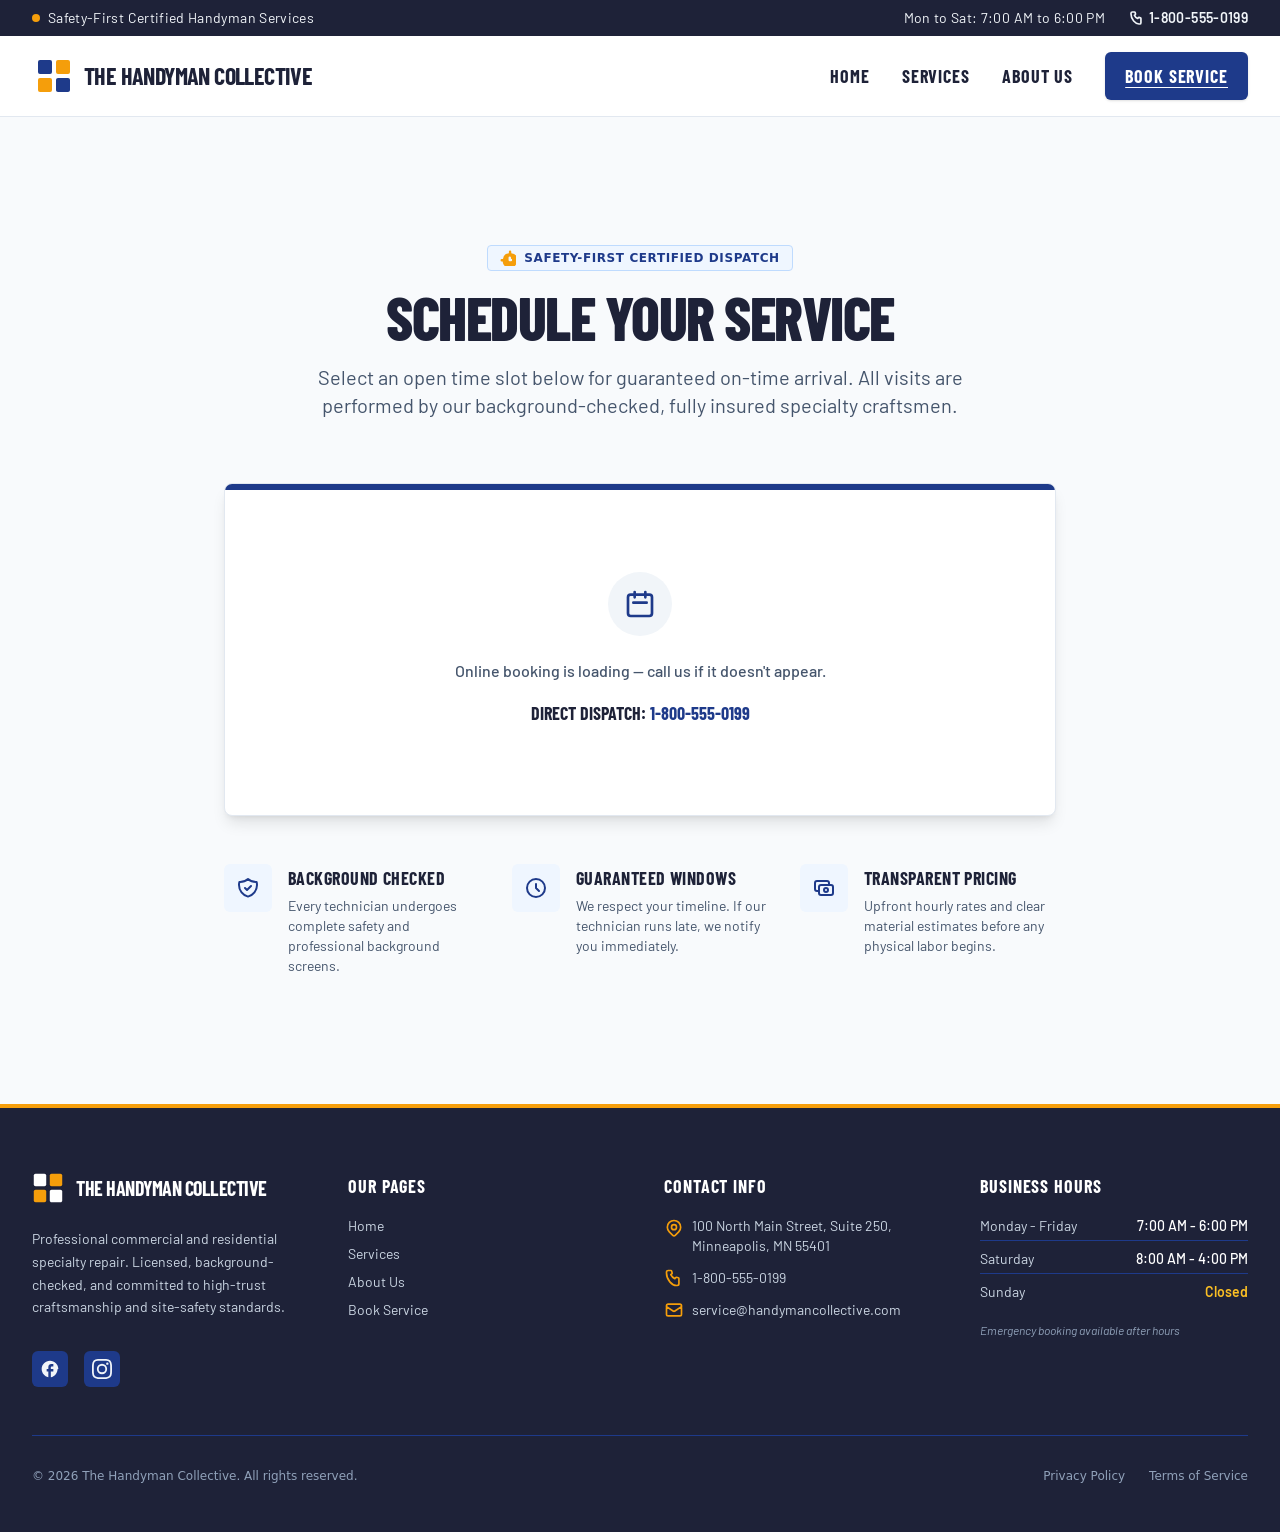
<file: book.html>
<!DOCTYPE html>
<html lang="en">
<head>
<meta charset="utf-8">
<meta name="viewport" content="width=device-width, initial-scale=1">
<title>Book a Professional Handyman | The Handyman Collective</title>
<meta name="description" content="Schedule reliable, background-checked professional handyman services. Choose your time slot for assembly, specialty repairs, and home maintenance.">
<link rel="canonical" href="https://handyman-collective-74a7.sites.tibly.ai/book">
<meta property="og:type" content="website">
<meta property="og:url" content="https://handyman-collective-74a7.sites.tibly.ai/book">
<meta property="og:site_name" content="The Handyman Collective">
<meta property="og:title" content="Book a Professional Handyman | The Handyman Collective">
<meta property="og:description" content="Schedule reliable, background-checked professional handyman services. Choose your time slot for assembly, specialty repairs, and home maintenance.">
<meta name="twitter:card" content="summary_large_image">
<script type="application/ld+json" data-tibly-business>{"@context":"https://schema.org","@type":"GeneralContractor","name":"The Handyman Collective","url":"https://handyman-collective-74a7.sites.tibly.ai/"}</script>
<link rel="icon" href="/favicon.svg" type="image/svg+xml">
<link rel="preconnect" href="https://fonts.googleapis.com">
<link rel="preconnect" href="https://fonts.gstatic.com" crossorigin>
<link href="https://fonts.googleapis.com/css2?family=Barlow+Condensed:ital,wght@0,600;0,700;0,800;1,700&family=Barlow:ital,wght@0,400;0,500;0,600;0,700;1,400&display=swap" rel="stylesheet">
<style>details[open] > *:not(summary){animation:tibly-acc .35s ease}@keyframes tibly-acc{from{opacity:0;transform:translateY(-4px)}}</style>
<style>@media (prefers-reduced-motion:no-preference){.tibly-fx{opacity:0;transform:translateY(24px);transition:opacity .7s ease,transform .7s ease}.tibly-fx.tibly-fx-in{opacity:1;transform:none}}</style>
<script>addEventListener('DOMContentLoaded',function(){if(!('IntersectionObserver' in window))return;var io=new IntersectionObserver(function(es){es.forEach(function(en){if(en.isIntersecting){en.target.classList.add('tibly-fx-in');io.unobserve(en.target)}})},{rootMargin:'0px 0px -8% 0px'});document.querySelectorAll('section[data-block] > *').forEach(function(el){if(el.getBoundingClientRect().top>innerHeight){el.classList.add('tibly-fx');io.observe(el)}})});</script>
<style>.tibly-ba{position:relative;overflow:hidden;--ba:50%;cursor:ew-resize;touch-action:pan-y;user-select:none;-webkit-user-select:none}.tibly-ba>img{display:block;width:100%;height:100%;object-fit:cover}.tibly-ba .tibly-ba-before{position:absolute;inset:0;clip-path:inset(0 calc(100% - var(--ba)) 0 0)}.tibly-ba .tibly-ba-before img{display:block;width:100%;height:100%;object-fit:cover}.tibly-ba::after{content:'';position:absolute;top:0;bottom:0;left:var(--ba);width:2px;margin-left:-1px;background:#fff;box-shadow:0 0 6px rgba(0,0,0,.55);pointer-events:none;z-index:1}.tibly-ba::before{content:'';position:absolute;top:50%;left:var(--ba);width:44px;height:44px;transform:translate(-50%,-50%);border-radius:9999px;background:rgba(0,0,0,.75) url("data:image/svg+xml,%3Csvg%20xmlns='http://www.w3.org/2000/svg'%20viewBox='0%200%2024%2024'%20fill='%23fff'%3E%3Cpath%20d='M9%206l-6%206%206%206zM15%206l6%206-6%206z'/%3E%3C/svg%3E") center/22px 22px no-repeat;border:2px solid #fff;box-shadow:0 2px 8px rgba(0,0,0,.4);pointer-events:none;z-index:1}.tibly-ba input[type=range]{position:absolute;inset:0;width:100%;height:100%;margin:0;opacity:0;pointer-events:none;-webkit-appearance:none;appearance:none;z-index:2}[data-lightbox]{cursor:zoom-in}.tibly-lb{position:fixed;inset:0;z-index:9999;background:rgba(0,0,0,.92);display:flex;align-items:center;justify-content:center;cursor:zoom-out;padding:24px}.tibly-lb img{max-width:100%;max-height:100%;object-fit:contain}</style>
<script>document.addEventListener('input',function(e){var t=e.target;if(!t||t.type!=='range')return;var c=t.closest&&t.closest('.tibly-ba');if(c)c.style.setProperty('--ba',t.value+'%')});document.addEventListener('pointerdown',function(e){var c=e.target.closest&&e.target.closest('.tibly-ba');if(!c||e.button>0)return;e.preventDefault();var inp=c.querySelector('input[type=range]');var set=function(x){var r=c.getBoundingClientRect();if(!r.width)return;var p=Math.max(0,Math.min(100,(x-r.left)*100/r.width));c.style.setProperty('--ba',p+'%');if(inp)inp.value=Math.round(p)};set(e.clientX);var mv=function(ev){set(ev.clientX)};var up=function(){document.removeEventListener('pointermove',mv);document.removeEventListener('pointerup',up);document.removeEventListener('pointercancel',up)};document.addEventListener('pointermove',mv);document.addEventListener('pointerup',up);document.addEventListener('pointercancel',up)});document.addEventListener('click',function(e){var im=e.target.closest&&e.target.closest('[data-lightbox]');if(!im||!(im.currentSrc||im.src))return;e.preventDefault();var o=document.createElement('div');o.className='tibly-lb';var big=document.createElement('img');big.src=im.currentSrc||im.src;big.alt=im.alt||'';o.appendChild(big);o.addEventListener('click',function(){o.remove()});document.addEventListener('keydown',function esc(ev){if(ev.key==='Escape'){o.remove();document.removeEventListener('keydown',esc)}});document.body.appendChild(o)});document.addEventListener('click',function(e){var x=e.target.closest&&e.target.closest('[data-announce-close]');if(!x)return;var b=x.closest('[data-announce]');if(b){b.style.display='none';try{sessionStorage.setItem('tibly-announce','1')}catch(_){}}});addEventListener('DOMContentLoaded',function(){try{if(sessionStorage.getItem('tibly-announce')==='1'){var b=document.querySelector('[data-announce]');if(b)b.style.display='none'}}catch(_){}if('IntersectionObserver' in window&&!matchMedia('(prefers-reduced-motion:reduce)').matches){var els=document.querySelectorAll('[data-count]');if(els.length){var io=new IntersectionObserver(function(es){es.forEach(function(en){if(!en.isIntersecting)return;io.unobserve(en.target);var el=en.target,s=el.textContent||'',m=s.match(/[\d,]*\d(?:\.\d+)?/);if(!m)return;var raw=m[0],num=parseFloat(raw.replace(/,/g,''));if(!isFinite(num))return;var pre=s.slice(0,m.index),post=s.slice(m.index+raw.length),grp=raw.indexOf(',')>=0,dec=(raw.split('.')[1]||'').length,t0=performance.now();requestAnimationFrame(function tick(now){var p=Math.min((now-t0)/1400,1);p=1-Math.pow(1-p,3);var v=(num*p).toFixed(dec);if(grp)v=Number(v).toLocaleString('en-US',{minimumFractionDigits:dec});el.textContent=pre+v+post;if(p<1)requestAnimationFrame(tick)})})},{rootMargin:'0px 0px -10% 0px'});els.forEach(function(el){io.observe(el)})}}var badge=document.querySelector('[data-tibly-open]');if(badge){var src=document.querySelector('[data-tibly-field="hours"]');var txt=(src&&src.textContent||'').toLowerCase();var days=['sun','mon','tue','wed','thu','fri','sat'];var toMin=function(h,mm,ap){h=+h;mm=+(mm||0);if(ap==='pm'&&h!==12)h+=12;if(ap==='am'&&h===12)h=0;return h*60+mm};var spans=[];var re=/(sun|mon|tue|wed|thu|fri|sat|daily|every ?day)[a-z]*\s*(?:[-\u2013\u2014]\s*(sun|mon|tue|wed|thu|fri|sat)[a-z]*)?\s*:?\s*(\d{1,2})(?::(\d{2}))?\s*(am|pm)?\s*[-\u2013\u2014]\s*(\d{1,2})(?::(\d{2}))?\s*(am|pm)?/g,mm;while((mm=re.exec(txt))){var d1=mm[1].slice(0,3),d2=mm[2],ap1=mm[5]||(mm[8]==='pm'&&+mm[3]<=+mm[6]?'am':mm[8]),o=toMin(mm[3],mm[4],ap1),c=toMin(mm[6],mm[7],mm[8]);var from=d1==='dai'||d1==='eve'?0:days.indexOf(d1),to=d2?days.indexOf(d2.slice(0,3)):(d1==='dai'||d1==='eve'?6:from);if(from<0)continue;for(var d=from;;d=(d+1)%7){spans.push([d,o,c]);if(d===to)break}}if(spans.length){var now=new Date(),cur=now.getDay(),min=now.getHours()*60+now.getMinutes();var open=spans.some(function(s){return s[0]===cur&&min>=s[1]&&min<s[2]});badge.textContent=open?(badge.getAttribute('data-open-text')||'Open now'):(badge.getAttribute('data-closed-text')||'Closed now');badge.setAttribute('data-state',open?'open':'closed');badge.hidden=false}}});</script>
<style>header a[aria-current="page"]:not(:has(img,svg)){text-decoration:underline;text-underline-offset:4px;text-decoration-thickness:1px}</style>
<style>#nav-open~[class*="peer-checked:"][class*="fixed"]{min-height:100vh;min-height:100dvh}@media (prefers-reduced-motion:no-preference){label[for="nav-open"] span{transition:transform .3s ease,opacity .2s ease}header:has(#nav-open:checked) label[for="nav-open"]:not([aria-label="Close" i]) span:not(:has(span)):nth-of-type(1){transform:translateY(8px) rotate(45deg)}header:has(#nav-open:checked) label[for="nav-open"]:not([aria-label="Close" i]) span:not(:has(span)):nth-of-type(2){opacity:0}header:has(#nav-open:checked) label[for="nav-open"]:not([aria-label="Close" i]) span:not(:has(span)):nth-of-type(3){transform:translateY(-8px) rotate(-45deg)}#nav-open:checked~[class*="peer-checked:"]{animation:tibly-nav-in .25s ease}#nav-open:checked~[class*="peer-checked:"] label[for="nav-open"]{display:inline-block;animation:tibly-x-in .35s ease}@keyframes tibly-nav-in{from{opacity:0;transform:translateY(10px)}}@keyframes tibly-x-in{from{opacity:0;transform:rotate(-90deg) scale(.6)}}}</style>
<link rel="stylesheet" href="/styles.css?v=f760e5e7">
</head>
<body>
<!-- block:header -->
<header class="relative z-50 bg-surface border-b border-slate-200">
  <!-- Top Utility Bar -->
  <div class="bg-brand-900 text-slate-100 py-2 px-4 sm:px-6 lg:px-8">
    <div class="max-w-7xl mx-auto flex flex-col sm:flex-row justify-between items-center text-xs sm:text-sm font-body tracking-wide gap-2">
      <div class="flex items-center gap-2">
        <span class="w-2 h-2 rounded-full bg-accent-500 animate-pulse"></span>
        <span>Safety-First Certified Handyman Services</span>
      </div>
      <div class="flex items-center gap-6">
        <span class="hidden md:inline" data-tibly-field="hours">Mon to Sat: 7:00 AM to 6:00 PM</span>
        <a href="tel:18005550199" class="hover:text-accent-400 transition-colors font-semibold flex items-center gap-1">
          <svg class="w-4 h-4" fill="none" viewBox="0 0 24 24" stroke="currentColor"><path stroke-linecap="round" stroke-linejoin="round" stroke-width="2.5" d="M3 5a2 2 0 012-2h3.28a1 1 0 01.94.725l.548 2.2a1 1 0 01-.321.988l-1.305.98a10.582 10.582 0 004.872 4.872l.98-1.305a1 1 0 01.988-.321l2.2.548a1 1 0 01.725.94V19a2 2 0 01-2 2h-1C9.716 21 3 14.284 3 6V5z"/></svg>
          <span data-tibly-field="phone">1-800-555-0199</span>
        </a>
      </div>
    </div>
  </div>

  <input type="checkbox" id="nav-open" class="peer sr-only">

  <!-- Main Header Row -->
  <div class="max-w-7xl mx-auto px-4 sm:px-6 lg:px-8">
    <div class="flex justify-between items-center h-20">
      <!-- Logo Mark + Wordmark -->
      <a href="/" class="flex items-center gap-3 group focus:outline-none focus:ring-2 focus:ring-brand-800 rounded-md p-1">
        <svg class="w-9 h-9 text-brand-800 group-hover:text-brand-700 transition-colors" viewBox="0 0 36 36" fill="none" xmlns="http://www.w3.org/2000/svg">
          <rect x="2" y="2" width="14" height="14" rx="2" fill="currentColor" />
          <rect x="20" y="2" width="14" height="14" rx="2" fill="var(--color-accent-500)" />
          <rect x="2" y="20" width="14" height="14" rx="2" fill="var(--color-accent-500)" />
          <path d="M20 22C20 20.8954 20.8954 20 22 20H32C33.1046 20 34 20.8954 34 22V32C34 33.1046 33.1046 34 32 34H22C20.8954 34 20 33.1046 20 32V22Z" fill="currentColor" />
        </svg>
        <span class="font-display text-2xl font-bold uppercase tracking-tight text-brand-900 group-hover:text-brand-800 transition-colors" data-tibly-field="business-name">The Handyman Collective</span>
      </a>

      <!-- Hamburger Menu Label (Mobile Only) -->
      <label for="nav-open" class="md:hidden flex items-center justify-center p-2 rounded-md text-brand-900 hover:bg-slate-100 cursor-pointer focus-within:ring-2 focus-within:ring-brand-800" aria-label="Toggle Menu">
        <svg class="w-7 h-7" fill="none" viewBox="0 0 24 24" stroke="currentColor">
          <path stroke-linecap="round" stroke-linejoin="round" stroke-width="2" d="M4 6h16M4 12h16m-7 6h7" />
        </svg>
      </label>

      <!-- Desktop Navigation -->
      <nav class="hidden md:flex items-center gap-8 font-display text-lg font-bold uppercase tracking-wider text-brand-900">
        <a href="/" class="hover:text-brand-600 relative after:absolute after:bottom-[-4px] after:left-0 after:w-0 hover:after:w-full after:h-[2px] after:bg-brand-600 after:transition-all after:duration-200">Home</a>
        <a href="/services" class="hover:text-brand-600 relative after:absolute after:bottom-[-4px] after:left-0 after:w-0 hover:after:w-full after:h-[2px] after:bg-brand-600 after:transition-all after:duration-200">Services</a>
        <a href="/about" class="hover:text-brand-600 relative after:absolute after:bottom-[-4px] after:left-0 after:w-0 hover:after:w-full after:h-[2px] after:bg-brand-600 after:transition-all after:duration-200">About Us</a>
        <a href="/book" class="inline-flex items-center justify-center px-5 py-2.5 bg-brand-800 hover:bg-brand-700 text-white rounded-md transition-colors shadow-sm" aria-current="page">Book Service</a>
      </nav>
    </div>
  </div>

  <!-- Mobile Full-Screen Overlay Navigation -->
  <div class="hidden peer-checked:flex md:hidden fixed inset-0 z-50 flex-col bg-brand-900 text-white p-6 justify-between">
    <div class="flex justify-between items-center">
      <div class="flex items-center gap-3">
        <svg class="w-9 h-9 text-white" viewBox="0 0 36 36" fill="none" xmlns="http://www.w3.org/2000/svg">
          <rect x="2" y="2" width="14" height="14" rx="2" fill="currentColor" />
          <rect x="20" y="2" width="14" height="14" rx="2" fill="var(--color-accent-500)" />
          <rect x="2" y="20" width="14" height="14" rx="2" fill="var(--color-accent-500)" />
          <path d="M20 22C20 20.8954 20.8954 20 22 20H32C33.1046 20 34 20.8954 34 22V32C34 33.1046 33.1046 34 32 34H22C20.8954 34 20 33.1046 20 32V22Z" fill="currentColor" />
        </svg>
        <span class="font-display text-2xl font-bold uppercase tracking-tight" data-tibly-field="business-name">The Handyman Collective</span>
      </div>
      <label for="nav-open" class="p-2 text-white hover:bg-brand-800 rounded-md cursor-pointer" aria-label="Close">
        <svg class="w-8 h-8" fill="none" viewBox="0 0 24 24" stroke="currentColor">
          <path stroke-linecap="round" stroke-linejoin="round" stroke-width="2" d="M6 18L18 6M6 6l12 12" />
        </svg>
      </label>
    </div>

    <nav class="flex flex-col gap-6 items-center my-auto">
      <a href="/" class="font-display text-3xl font-extrabold uppercase tracking-widest hover:text-accent-400 py-2">Home</a>
      <a href="/services" class="font-display text-3xl font-extrabold uppercase tracking-widest hover:text-accent-400 py-2">Services</a>
      <a href="/about" class="font-display text-3xl font-extrabold uppercase tracking-widest hover:text-accent-400 py-2">About Us</a>
      <a href="/book" class="font-display text-3xl font-extrabold uppercase tracking-widest text-accent-500 hover:text-white py-2" aria-current="page">Book Service</a>
    </nav>

    <div class="border-t border-brand-800 pt-6 text-center text-sm font-body text-slate-300 space-y-2">
      <p class="font-semibold text-white">Call for dispatch:</p>
      <a href="tel:18005550199" class="text-xl font-bold font-display text-accent-400" data-tibly-field="phone">1-800-555-0199</a>
    </div>
  </div>
</header>
<!-- /block:header -->
<!-- block:booking -->
<section class="py-20 lg:py-32 bg-slate-50" data-block="booking">
  <div class="max-w-4xl mx-auto px-4 sm:px-6 lg:px-8">
    
    <!-- Safety Badge & Header Block -->
    <div class="text-center space-y-4 mb-16">
      <div class="inline-flex items-center gap-2 px-3 py-1 bg-brand-50 border border-brand-200 text-brand-800 text-xs font-bold uppercase tracking-wider rounded">
        <svg class="w-4 h-4 text-accent-500" fill="currentColor" viewBox="0 0 20 20">
          <path fill-rule="evenodd" d="M2.166 11.37h1.561a8.003 8.003 0 017.37-7.37V2.167a1.5 1.5 0 013 0v1.833a8.003 8.003 0 017.37 7.37h1.561a1.5 1.5 0 010 3H21.07a8.003 8.003 0 01-7.37 7.37v1.833a1.5 1.5 0 01-3 0v-1.833a8.003 8.003 0 01-7.37-7.37H2.166a1.5 1.5 0 010-3zm11.534-1.87a1.5 1.5 0 10-3 0v3a1.5 1.5 0 001.5 1.5h1.5a1.5 1.5 0 100-3H13.7v-1.5z" clip-rule="evenodd"/>
        </svg>
        <span>Safety-First Certified Dispatch</span>
      </div>
      
      <h1 class="font-display text-4xl sm:text-6xl font-extrabold uppercase tracking-tight text-brand-900">
        Schedule Your Service
      </h1>
      
      <p class="font-body text-slate-600 text-lg sm:text-xl max-w-2xl mx-auto">
        Select an open time slot below for guaranteed on-time arrival. All visits are performed by our background-checked, fully insured specialty craftsmen.
      </p>
    </div>

    <!-- Booking Widget Container Card -->
    <div class="bg-surface border border-slate-200 rounded-lg p-6 sm:p-10 shadow-lg relative overflow-hidden">
      <!-- Decorative Trust Indicator Bar -->
      <div class="absolute top-0 inset-x-0 h-1.5 bg-brand-800"></div>

      <!-- Live Booking Widget Integration -->
      <div data-tibly-booking>
        <div class="text-center py-12 space-y-4">
          <div class="inline-block animate-pulse-soft rounded-full bg-slate-100 p-4">
            <svg class="w-8 h-8 text-brand-800" fill="none" viewBox="0 0 24 24" stroke="currentColor">
              <path stroke-linecap="round" stroke-linejoin="round" stroke-width="2" d="M8 7V3m8 4V3m-9 8h10M5 21h14a2 2 0 002-2V7a2 2 0 00-2-2H5a2 2 0 00-2 2v12a2 2 0 002 2z"/>
            </svg>
          </div>
          <p class="font-body text-slate-600 font-medium">Online booking is loading — call us if it doesn't appear.</p>
          <p class="font-display text-lg font-bold text-brand-900 uppercase">
            Direct Dispatch: <a href="tel:18005550199" class="text-brand-800 hover:text-brand-700 transition-colors" data-tibly-field="phone">1-800-555-0199</a>
          </p>
        </div>
      </div>
    </div>

    <!-- Trust Guard Features -->
    <div class="grid grid-cols-1 md:grid-cols-3 gap-8 mt-12">
      <div class="flex gap-4 items-start">
        <div class="p-3 bg-brand-50 rounded-md text-brand-800 shrink-0">
          <svg class="w-6 h-6" fill="none" viewBox="0 0 24 24" stroke="currentColor">
            <path stroke-linecap="round" stroke-linejoin="round" stroke-width="2" d="M9 12l2 2 4-4m5.618-4.016A11.955 11.955 0 0112 2.944a11.955 11.955 0 01-8.618 3.04A12.02 12.02 0 003 9c0 5.591 3.824 10.29 9 11.622 5.176-1.332 9-6.03 9-11.622 0-1.042-.133-2.052-.382-3.016z"/>
          </svg>
        </div>
        <div>
          <h3 class="font-display text-lg font-bold uppercase tracking-wide text-brand-900">Background Checked</h3>
          <p class="font-body text-sm text-slate-600 mt-1">Every technician undergoes complete safety and professional background screens.</p>
        </div>
      </div>

      <div class="flex gap-4 items-start">
        <div class="p-3 bg-brand-50 rounded-md text-brand-800 shrink-0">
          <svg class="w-6 h-6" fill="none" viewBox="0 0 24 24" stroke="currentColor">
            <path stroke-linecap="round" stroke-linejoin="round" stroke-width="2" d="M12 8v4l3 3m6-3a9 9 0 11-18 0 9 9 0 0118 0z"/>
          </svg>
        </div>
        <div>
          <h3 class="font-display text-lg font-bold uppercase tracking-wide text-brand-900">Guaranteed Windows</h3>
          <p class="font-body text-sm text-slate-600 mt-1">We respect your timeline. If our technician runs late, we notify you immediately.</p>
        </div>
      </div>

      <div class="flex gap-4 items-start">
        <div class="p-3 bg-brand-50 rounded-md text-brand-800 shrink-0">
          <svg class="w-6 h-6" fill="none" viewBox="0 0 24 24" stroke="currentColor">
            <path stroke-linecap="round" stroke-linejoin="round" stroke-width="2" d="M17 9V7a2 2 0 00-2-2H5a2 2 0 00-2 2v6a2 2 0 002 2h2m2 4h10a2 2 0 002-2v-6a2 2 0 00-2-2H9a2 2 0 00-2 2v6a2 2 0 002 2zm7-5a2 2 0 11-4 0 2 2 0 014 0z"/>
          </svg>
        </div>
        <div>
          <h3 class="font-display text-lg font-bold uppercase tracking-wide text-brand-900">Transparent Pricing</h3>
          <p class="font-body text-sm text-slate-600 mt-1">Upfront hourly rates and clear material estimates before any physical labor begins.</p>
        </div>
      </div>
    </div>

  </div>
</section>
<!-- /block:booking -->
<!-- block:footer -->
<footer class="bg-brand-900 text-slate-100 pt-16 pb-24 md:pb-12 border-t-4 border-accent-500">
  <div class="max-w-7xl mx-auto px-4 sm:px-6 lg:px-8">
    <div class="grid grid-cols-1 md:grid-cols-4 gap-12 mb-12">
      <!-- Brand & Mission Column -->
      <div class="space-y-6">
        <div class="flex items-center gap-3">
          <svg class="w-8 h-8 text-white" viewBox="0 0 36 36" fill="none" xmlns="http://www.w3.org/2000/svg">
            <rect x="2" y="2" width="14" height="14" rx="2" fill="currentColor" />
            <rect x="20" y="2" width="14" height="14" rx="2" fill="var(--color-accent-500)" />
            <rect x="2" y="20" width="14" height="14" rx="2" fill="var(--color-accent-500)" />
            <path d="M20 22C20 20.8954 20.8954 20 22 20H32C33.1046 20 34 20.8954 34 22V32C34 33.1046 33.1046 34 32 34H22C20.8954 34 20 33.1046 20 32V22Z" fill="currentColor" />
          </svg>
          <span class="font-display text-xl font-bold uppercase tracking-tight text-white" data-tibly-field="business-name">The Handyman Collective</span>
        </div>
        <p class="font-body text-sm leading-relaxed text-slate-300">
          Professional commercial and residential specialty repair. Licensed, background-checked, and committed to high-trust craftsmanship and site-safety standards.
        </p>
        <div class="pt-2 flex gap-4" data-tibly-field="links">
          <a href="#" class="p-2 rounded-md bg-brand-800 hover:bg-accent-500 hover:text-ink transition-colors" aria-label="Facebook">
            <svg class="w-5 h-5" fill="currentColor" viewBox="0 0 24 24"><path d="M22 12c0-5.52-4.48-10-10-10S2 6.48 2 12c0 4.84 3.44 8.87 8 9.8V15H8v-3h2V9.5C10 7.57 11.57 6 13.5 6H16v3h-2c-.55 0-1 .45-1 1v2h3v3h-3v6.95c4.56-.93 8-4.96 8-9.75z"/></svg>
          </a>
          <a href="#" class="p-2 rounded-md bg-brand-800 hover:bg-accent-500 hover:text-ink transition-colors" aria-label="Instagram">
            <svg class="w-5 h-5" fill="currentColor" viewBox="0 0 24 24"><path d="M12 2.163c3.204 0 3.584.012 4.85.07 3.252.148 4.771 1.691 4.919 4.919.058 1.265.069 1.645.069 4.849 0 3.205-.012 3.584-.069 4.849-.149 3.225-1.664 4.771-4.919 4.919-1.266.058-1.644.07-4.85.07-3.204 0-3.584-.012-4.849-.07-3.26-.149-4.771-1.699-4.919-4.92-.058-1.265-.07-1.644-.07-4.849 0-3.204.013-3.583.07-4.849.149-3.227 1.664-4.771 4.919-4.919 1.266-.057 1.645-.069 4.849-.069zM12 0C8.741 0 8.333.014 7.053.072 2.695.272.273 2.69.073 7.051.014 8.333 0 8.741 0 12c0 3.259.014 3.668.072 4.948.2 4.358 2.618 6.78 6.98 6.98 1.281.058 1.689.072 4.948.072 3.259 0 3.668-.014 4.948-.072 4.354-.2 6.782-2.618 6.979-6.98.059-1.28.073-1.689.073-4.948 0-3.259-.014-3.667-.072-4.947-.196-4.354-2.617-6.78-6.979-6.98C15.668.014 15.259 0 12 0zm0 5.838a6.162 6.162 0 100 12.324 6.162 6.162 0 000-12.324zM12 16a4 4 0 110-8 4 4 0 010 8zm6.406-11.845a1.44 1.44 0 100 2.881 1.44 1.44 0 000-2.881z"/></svg>
          </a>
        </div>
      </div>

      <!-- Quick Navigation Column -->
      <div class="space-y-4">
        <h4 class="font-display text-lg font-bold uppercase tracking-wider text-white">Our Pages</h4>
        <ul class="space-y-2 font-body text-sm text-slate-300">
          <li><a href="/" class="hover:text-accent-400 transition-colors">Home</a></li>
          <li><a href="/services" class="hover:text-accent-400 transition-colors">Services</a></li>
          <li><a href="/about" class="hover:text-accent-400 transition-colors">About Us</a></li>
          <li><a href="/book" class="hover:text-accent-400 transition-colors">Book Service</a></li>
        </ul>
      </div>

      <!-- Contact Details Column -->
      <div class="space-y-4">
        <h4 class="font-display text-lg font-bold uppercase tracking-wider text-white">Contact Info</h4>
        <ul class="space-y-3 font-body text-sm text-slate-300">
          <li class="flex items-start gap-2">
            <svg class="w-5 h-5 text-accent-500 shrink-0 mt-0.5" fill="none" viewBox="0 0 24 24" stroke="currentColor"><path stroke-linecap="round" stroke-linejoin="round" stroke-width="2" d="M17.657 16.657L13.414 20.9a1.998 1.998 0 01-2.827 0l-4.244-4.243a8 8 0 1111.314 0z"/><path stroke-linecap="round" stroke-linejoin="round" stroke-width="2" d="M15 11a3 3 0 11-6 0 3 3 0 016 0z"/></svg>
            <span data-tibly-field="address">100 North Main Street, Suite 250, Minneapolis, MN 55401</span>
          </li>
          <li class="flex items-center gap-2">
            <svg class="w-5 h-5 text-accent-500 shrink-0" fill="none" viewBox="0 0 24 24" stroke="currentColor"><path stroke-linecap="round" stroke-linejoin="round" stroke-width="2" d="M3 5a2 2 0 012-2h3.28a1 1 0 01.94.725l.548 2.2a1 1 0 01-.321.988l-1.305.98a10.582 10.582 0 004.872 4.872l.98-1.305a1 1 0 01.988-.321l2.2.548a1 1 0 01.725.94V19a2 2 0 01-2 2h-1C9.716 21 3 14.284 3 6V5z"/></svg>
            <a href="tel:18005550199" class="hover:text-accent-400 transition-colors" data-tibly-field="phone">1-800-555-0199</a>
          </li>
          <li class="flex items-center gap-2">
            <svg class="w-5 h-5 text-accent-500 shrink-0" fill="none" viewBox="0 0 24 24" stroke="currentColor"><path stroke-linecap="round" stroke-linejoin="round" stroke-width="2" d="M3 8l7.89 5.26a2 2 0 002.22 0L21 8M5 19h14a2 2 0 002-2V7a2 2 0 00-2-2H5a2 2 0 00-2 2v10a2 2 0 002 2z"/></svg>
            <a href="mailto:service@handymancollective.com" class="hover:text-accent-400 transition-colors" data-tibly-field="email">service@handymancollective.com</a>
          </li>
        </ul>
      </div>

      <!-- Business Hours Column -->
      <div class="space-y-4">
        <h4 class="font-display text-lg font-bold uppercase tracking-wider text-white">Business Hours</h4>
        <div class="font-body text-sm text-slate-300 space-y-2">
          <p class="flex justify-between border-b border-brand-800 pb-1">
            <span>Monday - Friday</span>
            <span class="text-white font-medium">7:00 AM - 6:00 PM</span>
          </p>
          <p class="flex justify-between border-b border-brand-800 pb-1">
            <span>Saturday</span>
            <span class="text-white font-medium">8:00 AM - 4:00 PM</span>
          </p>
          <p class="flex justify-between pb-1">
            <span>Sunday</span>
            <span class="text-accent-400 font-semibold">Closed</span>
          </p>
          <p class="text-xs text-slate-400 italic pt-2" data-tibly-field="hours">Emergency booking available after hours</p>
        </div>
      </div>
    </div>

    <!-- Copyright and Credentials -->
    <div class="border-t border-brand-800 pt-8 flex flex-col md:flex-row justify-between items-center text-xs text-slate-400 gap-4">
      <p>&copy; 2026 <span data-tibly-field="business-name">The Handyman Collective</span>. All rights reserved.</p>
      <div class="flex gap-6">
        <a href="#" class="hover:text-white transition-colors">Privacy Policy</a>
        <a href="#" class="hover:text-white transition-colors">Terms of Service</a>
      </div>
    </div>
  </div>

  <!-- Sticky Mobile Call Bar -->
  <div class="md:hidden fixed bottom-0 inset-x-0 z-40 bg-brand-800 border-t-2 border-accent-500 shadow-2xl p-3 flex justify-center">
    <a href="tel:18005550199" class="w-full max-w-sm flex items-center justify-center gap-3 bg-accent-500 text-ink hover:bg-accent-400 font-display text-lg font-bold uppercase tracking-wider py-3 px-6 rounded-md shadow transition-colors" data-tibly-field="phone">
      <svg class="w-5 h-5 shrink-0" fill="none" viewBox="0 0 24 24" stroke="currentColor"><path stroke-linecap="round" stroke-linejoin="round" stroke-width="2.5" d="M3 5a2 2 0 012-2h3.28a1 1 0 01.94.725l.548 2.2a1 1 0 01-.321.988l-1.305.98a10.582 10.582 0 004.872 4.872l.98-1.305a1 1 0 01.988-.321l2.2.548a1 1 0 01.725.94V19a2 2 0 01-2 2h-1C9.716 21 3 14.284 3 6V5z"/></svg>
      <span>Call To Book Now</span>
    </a>
  </div>
</footer>
<!-- /block:footer -->
  <script async src="http://localhost:8091/widget/v1.js"></script>
</body>
</html>
</file>
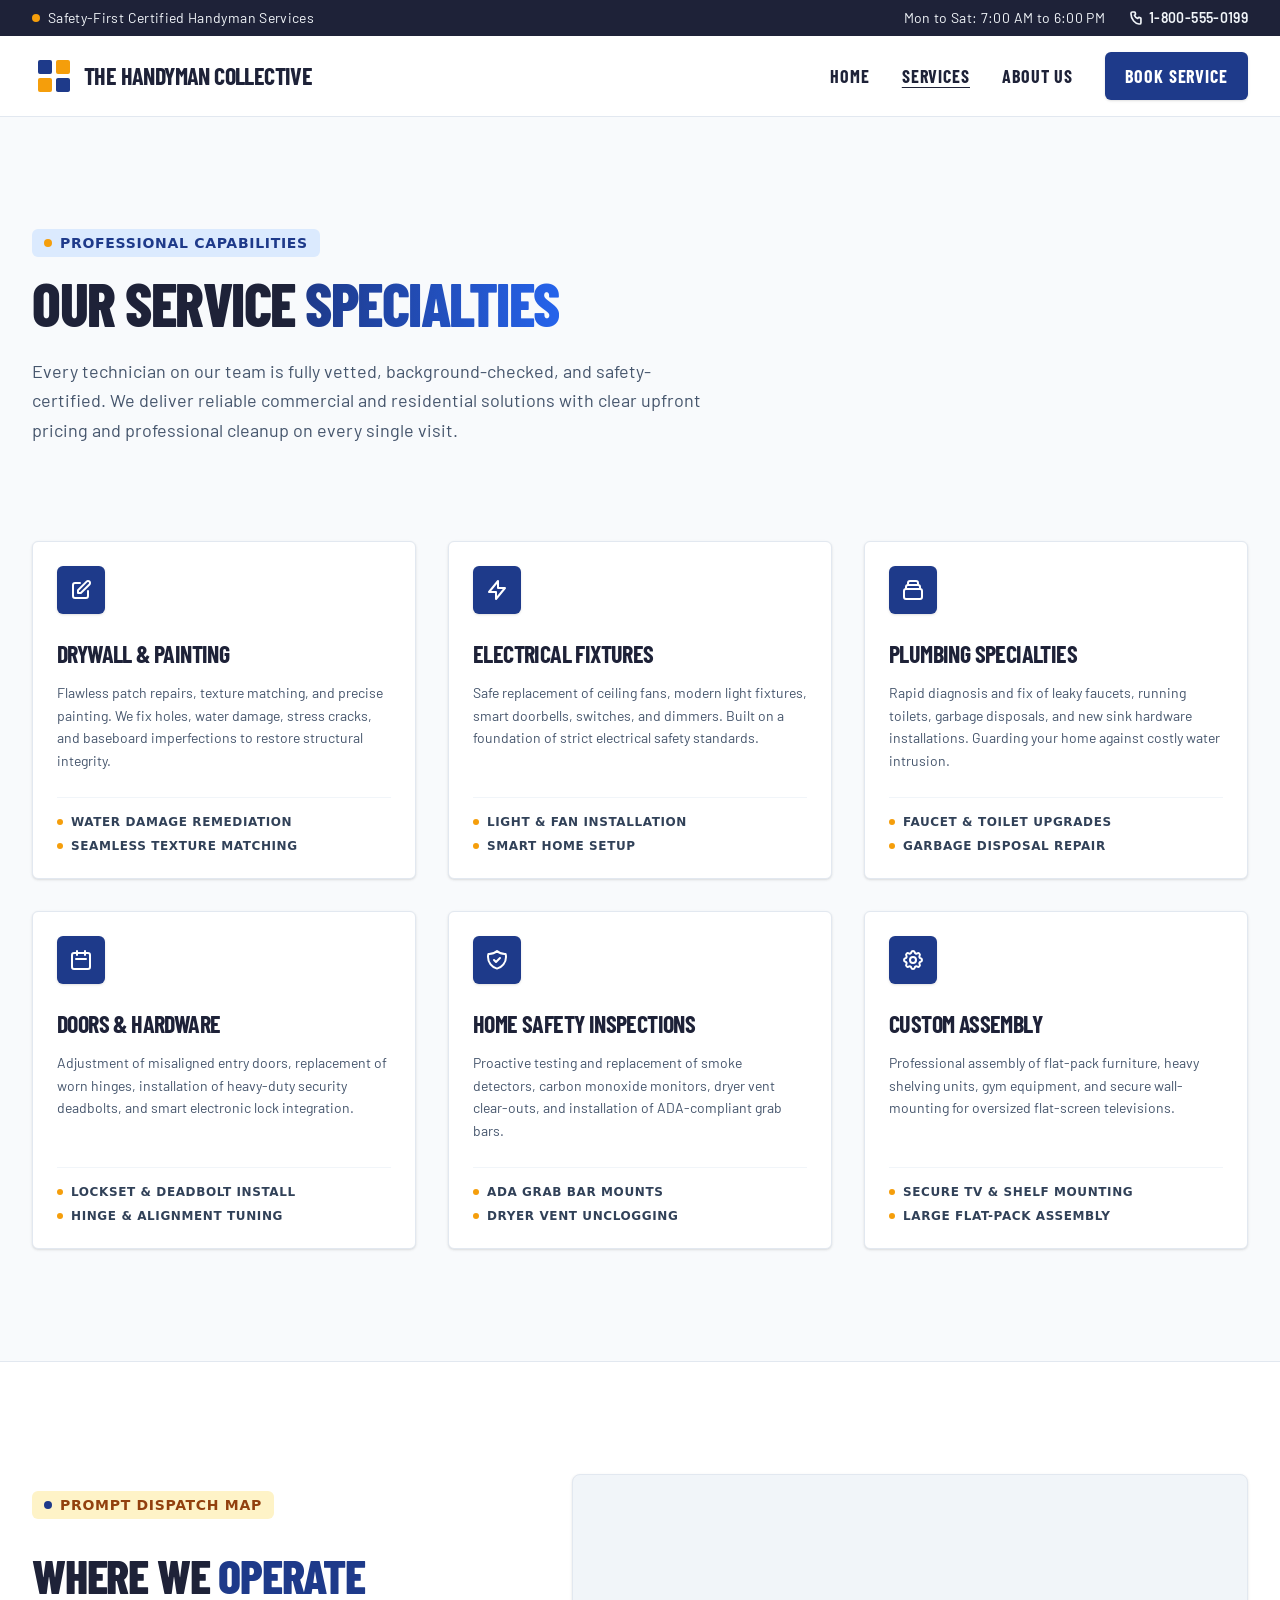
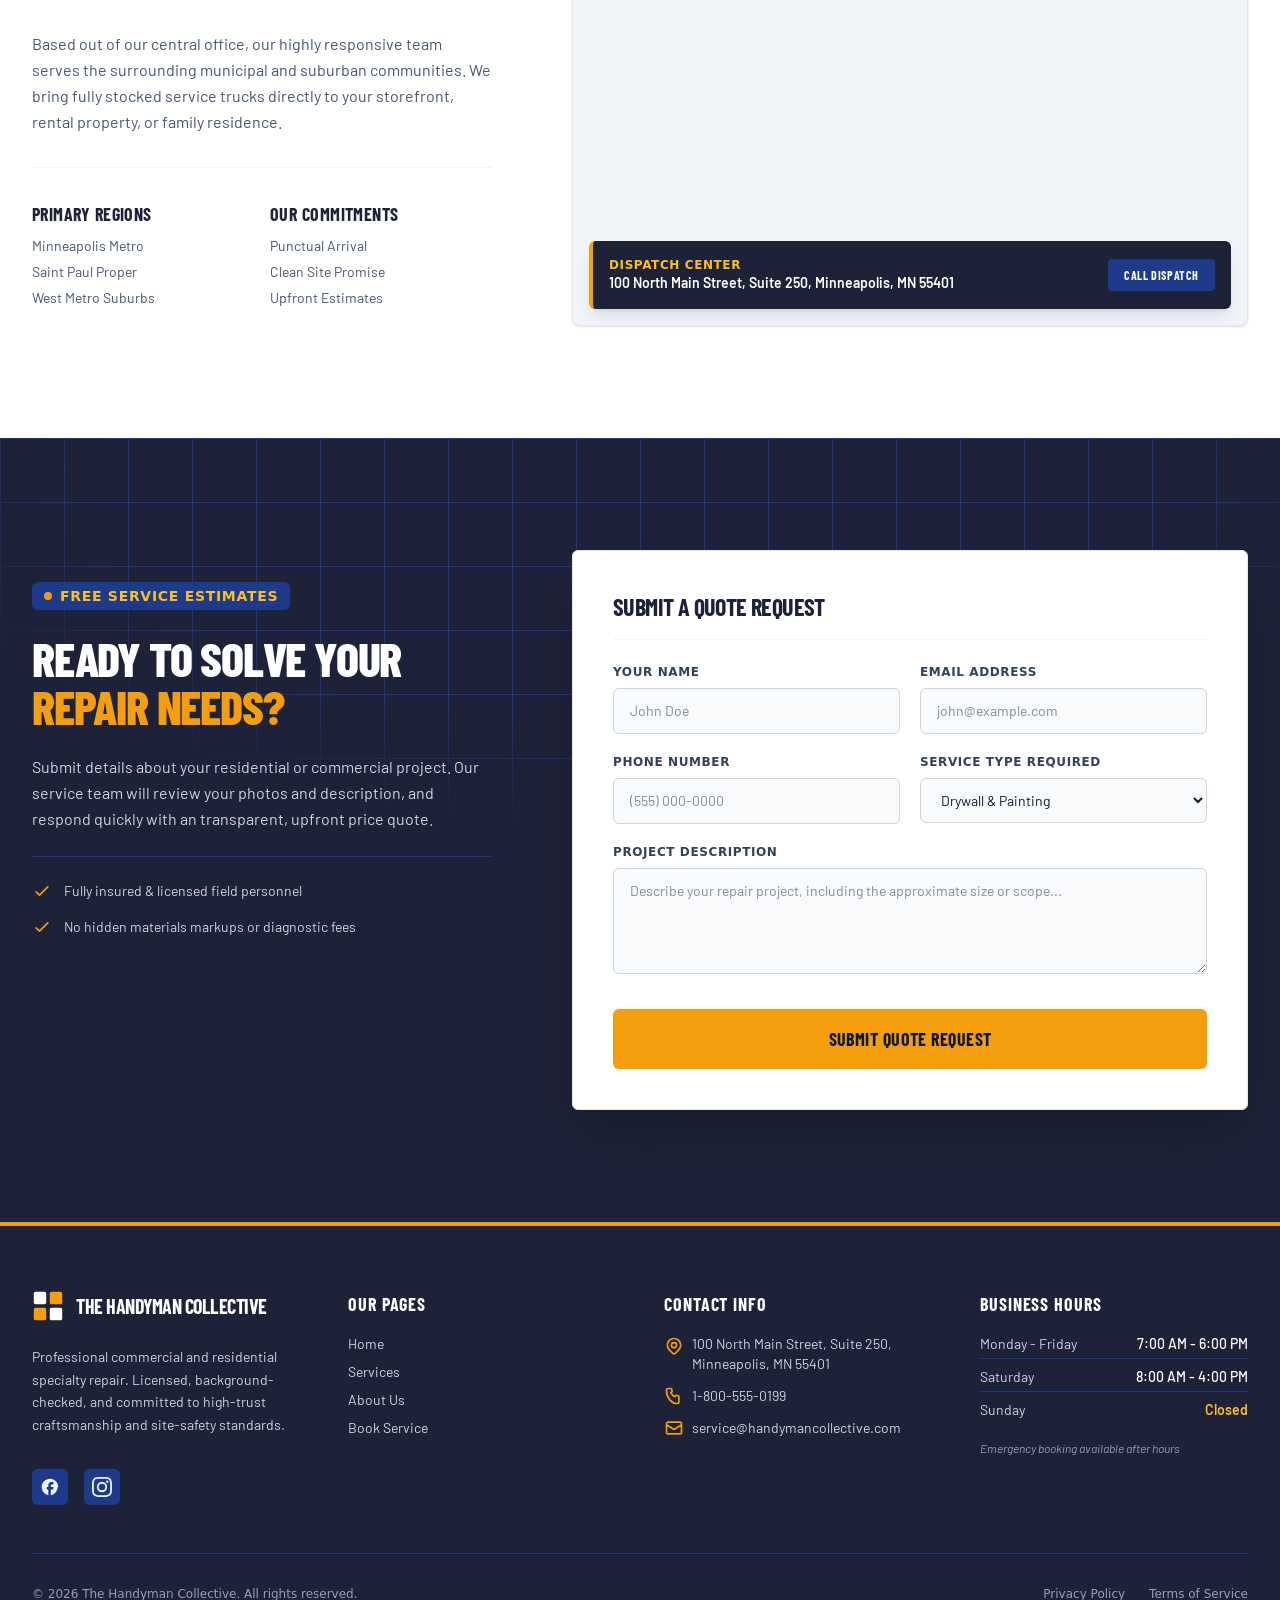
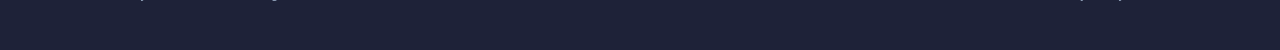
<file: services.html>
<!DOCTYPE html>
<html lang="en">
<head>
<meta charset="utf-8">
<meta name="viewport" content="width=device-width, initial-scale=1">
<title>Professional Repair &amp; Maintenance Services | The Handyman Collective</title>
<meta name="description" content="Explore our wide range of professional, safety-first commercial and residential handyman services. Licensed repairs, installations, and preventative maintenance.">
<link rel="canonical" href="https://handyman-collective-74a7.sites.tibly.ai/services">
<meta property="og:type" content="website">
<meta property="og:url" content="https://handyman-collective-74a7.sites.tibly.ai/services">
<meta property="og:site_name" content="The Handyman Collective">
<meta property="og:title" content="Professional Repair &amp; Maintenance Services | The Handyman Collective">
<meta property="og:description" content="Explore our wide range of professional, safety-first commercial and residential handyman services. Licensed repairs, installations, and preventative maintenance.">
<meta name="twitter:card" content="summary_large_image">
<script type="application/ld+json" data-tibly-business>{"@context":"https://schema.org","@type":"GeneralContractor","name":"The Handyman Collective","url":"https://handyman-collective-74a7.sites.tibly.ai/"}</script>
<link rel="icon" href="/favicon.svg" type="image/svg+xml">
<link rel="preconnect" href="https://fonts.googleapis.com">
<link rel="preconnect" href="https://fonts.gstatic.com" crossorigin>
<link href="https://fonts.googleapis.com/css2?family=Barlow+Condensed:ital,wght@0,600;0,700;0,800;1,700&family=Barlow:ital,wght@0,400;0,500;0,600;0,700;1,400&display=swap" rel="stylesheet">
<style>details[open] > *:not(summary){animation:tibly-acc .35s ease}@keyframes tibly-acc{from{opacity:0;transform:translateY(-4px)}}</style>
<style>@media (prefers-reduced-motion:no-preference){.tibly-fx{opacity:0;transform:translateY(24px);transition:opacity .7s ease,transform .7s ease}.tibly-fx.tibly-fx-in{opacity:1;transform:none}}</style>
<script>addEventListener('DOMContentLoaded',function(){if(!('IntersectionObserver' in window))return;var io=new IntersectionObserver(function(es){es.forEach(function(en){if(en.isIntersecting){en.target.classList.add('tibly-fx-in');io.unobserve(en.target)}})},{rootMargin:'0px 0px -8% 0px'});document.querySelectorAll('section[data-block] > *').forEach(function(el){if(el.getBoundingClientRect().top>innerHeight){el.classList.add('tibly-fx');io.observe(el)}})});</script>
<style>.tibly-ba{position:relative;overflow:hidden;--ba:50%;cursor:ew-resize;touch-action:pan-y;user-select:none;-webkit-user-select:none}.tibly-ba>img{display:block;width:100%;height:100%;object-fit:cover}.tibly-ba .tibly-ba-before{position:absolute;inset:0;clip-path:inset(0 calc(100% - var(--ba)) 0 0)}.tibly-ba .tibly-ba-before img{display:block;width:100%;height:100%;object-fit:cover}.tibly-ba::after{content:'';position:absolute;top:0;bottom:0;left:var(--ba);width:2px;margin-left:-1px;background:#fff;box-shadow:0 0 6px rgba(0,0,0,.55);pointer-events:none;z-index:1}.tibly-ba::before{content:'';position:absolute;top:50%;left:var(--ba);width:44px;height:44px;transform:translate(-50%,-50%);border-radius:9999px;background:rgba(0,0,0,.75) url("data:image/svg+xml,%3Csvg%20xmlns='http://www.w3.org/2000/svg'%20viewBox='0%200%2024%2024'%20fill='%23fff'%3E%3Cpath%20d='M9%206l-6%206%206%206zM15%206l6%206-6%206z'/%3E%3C/svg%3E") center/22px 22px no-repeat;border:2px solid #fff;box-shadow:0 2px 8px rgba(0,0,0,.4);pointer-events:none;z-index:1}.tibly-ba input[type=range]{position:absolute;inset:0;width:100%;height:100%;margin:0;opacity:0;pointer-events:none;-webkit-appearance:none;appearance:none;z-index:2}[data-lightbox]{cursor:zoom-in}.tibly-lb{position:fixed;inset:0;z-index:9999;background:rgba(0,0,0,.92);display:flex;align-items:center;justify-content:center;cursor:zoom-out;padding:24px}.tibly-lb img{max-width:100%;max-height:100%;object-fit:contain}</style>
<script>document.addEventListener('input',function(e){var t=e.target;if(!t||t.type!=='range')return;var c=t.closest&&t.closest('.tibly-ba');if(c)c.style.setProperty('--ba',t.value+'%')});document.addEventListener('pointerdown',function(e){var c=e.target.closest&&e.target.closest('.tibly-ba');if(!c||e.button>0)return;e.preventDefault();var inp=c.querySelector('input[type=range]');var set=function(x){var r=c.getBoundingClientRect();if(!r.width)return;var p=Math.max(0,Math.min(100,(x-r.left)*100/r.width));c.style.setProperty('--ba',p+'%');if(inp)inp.value=Math.round(p)};set(e.clientX);var mv=function(ev){set(ev.clientX)};var up=function(){document.removeEventListener('pointermove',mv);document.removeEventListener('pointerup',up);document.removeEventListener('pointercancel',up)};document.addEventListener('pointermove',mv);document.addEventListener('pointerup',up);document.addEventListener('pointercancel',up)});document.addEventListener('click',function(e){var im=e.target.closest&&e.target.closest('[data-lightbox]');if(!im||!(im.currentSrc||im.src))return;e.preventDefault();var o=document.createElement('div');o.className='tibly-lb';var big=document.createElement('img');big.src=im.currentSrc||im.src;big.alt=im.alt||'';o.appendChild(big);o.addEventListener('click',function(){o.remove()});document.addEventListener('keydown',function esc(ev){if(ev.key==='Escape'){o.remove();document.removeEventListener('keydown',esc)}});document.body.appendChild(o)});document.addEventListener('click',function(e){var x=e.target.closest&&e.target.closest('[data-announce-close]');if(!x)return;var b=x.closest('[data-announce]');if(b){b.style.display='none';try{sessionStorage.setItem('tibly-announce','1')}catch(_){}}});addEventListener('DOMContentLoaded',function(){try{if(sessionStorage.getItem('tibly-announce')==='1'){var b=document.querySelector('[data-announce]');if(b)b.style.display='none'}}catch(_){}if('IntersectionObserver' in window&&!matchMedia('(prefers-reduced-motion:reduce)').matches){var els=document.querySelectorAll('[data-count]');if(els.length){var io=new IntersectionObserver(function(es){es.forEach(function(en){if(!en.isIntersecting)return;io.unobserve(en.target);var el=en.target,s=el.textContent||'',m=s.match(/[\d,]*\d(?:\.\d+)?/);if(!m)return;var raw=m[0],num=parseFloat(raw.replace(/,/g,''));if(!isFinite(num))return;var pre=s.slice(0,m.index),post=s.slice(m.index+raw.length),grp=raw.indexOf(',')>=0,dec=(raw.split('.')[1]||'').length,t0=performance.now();requestAnimationFrame(function tick(now){var p=Math.min((now-t0)/1400,1);p=1-Math.pow(1-p,3);var v=(num*p).toFixed(dec);if(grp)v=Number(v).toLocaleString('en-US',{minimumFractionDigits:dec});el.textContent=pre+v+post;if(p<1)requestAnimationFrame(tick)})})},{rootMargin:'0px 0px -10% 0px'});els.forEach(function(el){io.observe(el)})}}var badge=document.querySelector('[data-tibly-open]');if(badge){var src=document.querySelector('[data-tibly-field="hours"]');var txt=(src&&src.textContent||'').toLowerCase();var days=['sun','mon','tue','wed','thu','fri','sat'];var toMin=function(h,mm,ap){h=+h;mm=+(mm||0);if(ap==='pm'&&h!==12)h+=12;if(ap==='am'&&h===12)h=0;return h*60+mm};var spans=[];var re=/(sun|mon|tue|wed|thu|fri|sat|daily|every ?day)[a-z]*\s*(?:[-\u2013\u2014]\s*(sun|mon|tue|wed|thu|fri|sat)[a-z]*)?\s*:?\s*(\d{1,2})(?::(\d{2}))?\s*(am|pm)?\s*[-\u2013\u2014]\s*(\d{1,2})(?::(\d{2}))?\s*(am|pm)?/g,mm;while((mm=re.exec(txt))){var d1=mm[1].slice(0,3),d2=mm[2],ap1=mm[5]||(mm[8]==='pm'&&+mm[3]<=+mm[6]?'am':mm[8]),o=toMin(mm[3],mm[4],ap1),c=toMin(mm[6],mm[7],mm[8]);var from=d1==='dai'||d1==='eve'?0:days.indexOf(d1),to=d2?days.indexOf(d2.slice(0,3)):(d1==='dai'||d1==='eve'?6:from);if(from<0)continue;for(var d=from;;d=(d+1)%7){spans.push([d,o,c]);if(d===to)break}}if(spans.length){var now=new Date(),cur=now.getDay(),min=now.getHours()*60+now.getMinutes();var open=spans.some(function(s){return s[0]===cur&&min>=s[1]&&min<s[2]});badge.textContent=open?(badge.getAttribute('data-open-text')||'Open now'):(badge.getAttribute('data-closed-text')||'Closed now');badge.setAttribute('data-state',open?'open':'closed');badge.hidden=false}}});</script>
<style>header a[aria-current="page"]:not(:has(img,svg)){text-decoration:underline;text-underline-offset:4px;text-decoration-thickness:1px}</style>
<style>#nav-open~[class*="peer-checked:"][class*="fixed"]{min-height:100vh;min-height:100dvh}@media (prefers-reduced-motion:no-preference){label[for="nav-open"] span{transition:transform .3s ease,opacity .2s ease}header:has(#nav-open:checked) label[for="nav-open"]:not([aria-label="Close" i]) span:not(:has(span)):nth-of-type(1){transform:translateY(8px) rotate(45deg)}header:has(#nav-open:checked) label[for="nav-open"]:not([aria-label="Close" i]) span:not(:has(span)):nth-of-type(2){opacity:0}header:has(#nav-open:checked) label[for="nav-open"]:not([aria-label="Close" i]) span:not(:has(span)):nth-of-type(3){transform:translateY(-8px) rotate(-45deg)}#nav-open:checked~[class*="peer-checked:"]{animation:tibly-nav-in .25s ease}#nav-open:checked~[class*="peer-checked:"] label[for="nav-open"]{display:inline-block;animation:tibly-x-in .35s ease}@keyframes tibly-nav-in{from{opacity:0;transform:translateY(10px)}}@keyframes tibly-x-in{from{opacity:0;transform:rotate(-90deg) scale(.6)}}}</style>
<link rel="stylesheet" href="/styles.css?v=f760e5e7">
</head>
<body>
<!-- block:header -->
<header class="relative z-50 bg-surface border-b border-slate-200">
  <!-- Top Utility Bar -->
  <div class="bg-brand-900 text-slate-100 py-2 px-4 sm:px-6 lg:px-8">
    <div class="max-w-7xl mx-auto flex flex-col sm:flex-row justify-between items-center text-xs sm:text-sm font-body tracking-wide gap-2">
      <div class="flex items-center gap-2">
        <span class="w-2 h-2 rounded-full bg-accent-500 animate-pulse"></span>
        <span>Safety-First Certified Handyman Services</span>
      </div>
      <div class="flex items-center gap-6">
        <span class="hidden md:inline" data-tibly-field="hours">Mon to Sat: 7:00 AM to 6:00 PM</span>
        <a href="tel:18005550199" class="hover:text-accent-400 transition-colors font-semibold flex items-center gap-1">
          <svg class="w-4 h-4" fill="none" viewBox="0 0 24 24" stroke="currentColor"><path stroke-linecap="round" stroke-linejoin="round" stroke-width="2.5" d="M3 5a2 2 0 012-2h3.28a1 1 0 01.94.725l.548 2.2a1 1 0 01-.321.988l-1.305.98a10.582 10.582 0 004.872 4.872l.98-1.305a1 1 0 01.988-.321l2.2.548a1 1 0 01.725.94V19a2 2 0 01-2 2h-1C9.716 21 3 14.284 3 6V5z"/></svg>
          <span data-tibly-field="phone">1-800-555-0199</span>
        </a>
      </div>
    </div>
  </div>

  <input type="checkbox" id="nav-open" class="peer sr-only">

  <!-- Main Header Row -->
  <div class="max-w-7xl mx-auto px-4 sm:px-6 lg:px-8">
    <div class="flex justify-between items-center h-20">
      <!-- Logo Mark + Wordmark -->
      <a href="/" class="flex items-center gap-3 group focus:outline-none focus:ring-2 focus:ring-brand-800 rounded-md p-1">
        <svg class="w-9 h-9 text-brand-800 group-hover:text-brand-700 transition-colors" viewBox="0 0 36 36" fill="none" xmlns="http://www.w3.org/2000/svg">
          <rect x="2" y="2" width="14" height="14" rx="2" fill="currentColor" />
          <rect x="20" y="2" width="14" height="14" rx="2" fill="var(--color-accent-500)" />
          <rect x="2" y="20" width="14" height="14" rx="2" fill="var(--color-accent-500)" />
          <path d="M20 22C20 20.8954 20.8954 20 22 20H32C33.1046 20 34 20.8954 34 22V32C34 33.1046 33.1046 34 32 34H22C20.8954 34 20 33.1046 20 32V22Z" fill="currentColor" />
        </svg>
        <span class="font-display text-2xl font-bold uppercase tracking-tight text-brand-900 group-hover:text-brand-800 transition-colors" data-tibly-field="business-name">The Handyman Collective</span>
      </a>

      <!-- Hamburger Menu Label (Mobile Only) -->
      <label for="nav-open" class="md:hidden flex items-center justify-center p-2 rounded-md text-brand-900 hover:bg-slate-100 cursor-pointer focus-within:ring-2 focus-within:ring-brand-800" aria-label="Toggle Menu">
        <svg class="w-7 h-7" fill="none" viewBox="0 0 24 24" stroke="currentColor">
          <path stroke-linecap="round" stroke-linejoin="round" stroke-width="2" d="M4 6h16M4 12h16m-7 6h7" />
        </svg>
      </label>

      <!-- Desktop Navigation -->
      <nav class="hidden md:flex items-center gap-8 font-display text-lg font-bold uppercase tracking-wider text-brand-900">
        <a href="/" class="hover:text-brand-600 relative after:absolute after:bottom-[-4px] after:left-0 after:w-0 hover:after:w-full after:h-[2px] after:bg-brand-600 after:transition-all after:duration-200">Home</a>
        <a href="/services" class="hover:text-brand-600 relative after:absolute after:bottom-[-4px] after:left-0 after:w-0 hover:after:w-full after:h-[2px] after:bg-brand-600 after:transition-all after:duration-200" aria-current="page">Services</a>
        <a href="/about" class="hover:text-brand-600 relative after:absolute after:bottom-[-4px] after:left-0 after:w-0 hover:after:w-full after:h-[2px] after:bg-brand-600 after:transition-all after:duration-200">About Us</a>
        <a href="/book" class="inline-flex items-center justify-center px-5 py-2.5 bg-brand-800 hover:bg-brand-700 text-white rounded-md transition-colors shadow-sm">Book Service</a>
      </nav>
    </div>
  </div>

  <!-- Mobile Full-Screen Overlay Navigation -->
  <div class="hidden peer-checked:flex md:hidden fixed inset-0 z-50 flex-col bg-brand-900 text-white p-6 justify-between">
    <div class="flex justify-between items-center">
      <div class="flex items-center gap-3">
        <svg class="w-9 h-9 text-white" viewBox="0 0 36 36" fill="none" xmlns="http://www.w3.org/2000/svg">
          <rect x="2" y="2" width="14" height="14" rx="2" fill="currentColor" />
          <rect x="20" y="2" width="14" height="14" rx="2" fill="var(--color-accent-500)" />
          <rect x="2" y="20" width="14" height="14" rx="2" fill="var(--color-accent-500)" />
          <path d="M20 22C20 20.8954 20.8954 20 22 20H32C33.1046 20 34 20.8954 34 22V32C34 33.1046 33.1046 34 32 34H22C20.8954 34 20 33.1046 20 32V22Z" fill="currentColor" />
        </svg>
        <span class="font-display text-2xl font-bold uppercase tracking-tight" data-tibly-field="business-name">The Handyman Collective</span>
      </div>
      <label for="nav-open" class="p-2 text-white hover:bg-brand-800 rounded-md cursor-pointer" aria-label="Close">
        <svg class="w-8 h-8" fill="none" viewBox="0 0 24 24" stroke="currentColor">
          <path stroke-linecap="round" stroke-linejoin="round" stroke-width="2" d="M6 18L18 6M6 6l12 12" />
        </svg>
      </label>
    </div>

    <nav class="flex flex-col gap-6 items-center my-auto">
      <a href="/" class="font-display text-3xl font-extrabold uppercase tracking-widest hover:text-accent-400 py-2">Home</a>
      <a href="/services" class="font-display text-3xl font-extrabold uppercase tracking-widest hover:text-accent-400 py-2" aria-current="page">Services</a>
      <a href="/about" class="font-display text-3xl font-extrabold uppercase tracking-widest hover:text-accent-400 py-2">About Us</a>
      <a href="/book" class="font-display text-3xl font-extrabold uppercase tracking-widest text-accent-500 hover:text-white py-2">Book Service</a>
    </nav>

    <div class="border-t border-brand-800 pt-6 text-center text-sm font-body text-slate-300 space-y-2">
      <p class="font-semibold text-white">Call for dispatch:</p>
      <a href="tel:18005550199" class="text-xl font-bold font-display text-accent-400" data-tibly-field="phone">1-800-555-0199</a>
    </div>
  </div>
</header>
<!-- /block:header -->
<!-- block:service-grid -->
<section class="py-20 md:py-28 bg-slate-50 text-ink" data-block="service-grid">
  <div class="max-w-7xl mx-auto px-4 sm:px-6 lg:px-8">
    
    <!-- Section Header -->
    <div class="max-w-3xl mb-16 md:mb-24">
      <div class="inline-flex items-center gap-2 px-3 py-1 bg-brand-100 text-brand-800 rounded-md text-sm font-bold uppercase tracking-wider mb-4">
        <span class="w-2 h-2 rounded-full bg-accent-500"></span>
        Professional Capabilities
      </div>
      <h1 class="font-display text-4xl sm:text-6xl font-extrabold uppercase tracking-tight text-brand-900 mb-6 leading-none">
        Our Service <span class="bg-gradient-to-r from-brand-800 to-brand-600 bg-clip-text text-transparent">Specialties</span>
      </h1>
      <p class="font-body text-lg text-slate-600 leading-relaxed max-w-2xl">
        Every technician on our team is fully vetted, background-checked, and safety-certified. We deliver reliable commercial and residential solutions with clear upfront pricing and professional cleanup on every single visit.
      </p>
    </div>

    <!-- Capabilities Grid -->
    <div class="grid grid-cols-1 md:grid-cols-2 lg:grid-cols-3 gap-8">
      
      <!-- Service Card 1 -->
      <div class="card group flex flex-col justify-between h-full">
        <div>
          <div class="w-12 h-12 rounded-md bg-brand-800 text-white flex items-center justify-center mb-6 shadow-sm">
            <svg class="w-6 h-6" fill="none" viewBox="0 0 24 24" stroke="currentColor">
              <path stroke-linecap="round" stroke-linejoin="round" stroke-width="2" d="M11 5H6a2 2 0 00-2 2v11a2 2 0 002 2h11a2 2 0 002-2v-5m-1.414-9.414a2 2 0 112.828 2.828L11.828 15H9v-2.828l8.586-8.586z" />
            </svg>
          </div>
          <h3 class="font-display text-2xl font-bold uppercase tracking-tight text-brand-900 mb-3">Drywall &amp; Painting</h3>
          <p class="font-body text-slate-600 text-sm leading-relaxed mb-6">
            Flawless patch repairs, texture matching, and precise painting. We fix holes, water damage, stress cracks, and baseboard imperfections to restore structural integrity.
          </p>
        </div>
        <div class="border-t border-slate-100 pt-4 mt-auto">
          <ul class="space-y-2 text-xs font-semibold text-slate-700 uppercase tracking-wider">
            <li class="flex items-center gap-2"><span class="w-1.5 h-1.5 bg-accent-500 rounded-full"></span> Water Damage Remediation</li>
            <li class="flex items-center gap-2"><span class="w-1.5 h-1.5 bg-accent-500 rounded-full"></span> Seamless Texture Matching</li>
          </ul>
        </div>
      </div>

      <!-- Service Card 2 -->
      <div class="card group flex flex-col justify-between h-full">
        <div>
          <div class="w-12 h-12 rounded-md bg-brand-800 text-white flex items-center justify-center mb-6 shadow-sm">
            <svg class="w-6 h-6" fill="none" viewBox="0 0 24 24" stroke="currentColor">
              <path stroke-linecap="round" stroke-linejoin="round" stroke-width="2" d="M13 10V3L4 14h7v7l9-11h-7z" />
            </svg>
          </div>
          <h3 class="font-display text-2xl font-bold uppercase tracking-tight text-brand-900 mb-3">Electrical Fixtures</h3>
          <p class="font-body text-slate-600 text-sm leading-relaxed mb-6">
            Safe replacement of ceiling fans, modern light fixtures, smart doorbells, switches, and dimmers. Built on a foundation of strict electrical safety standards.
          </p>
        </div>
        <div class="border-t border-slate-100 pt-4 mt-auto">
          <ul class="space-y-2 text-xs font-semibold text-slate-700 uppercase tracking-wider">
            <li class="flex items-center gap-2"><span class="w-1.5 h-1.5 bg-accent-500 rounded-full"></span> Light &amp; Fan Installation</li>
            <li class="flex items-center gap-2"><span class="w-1.5 h-1.5 bg-accent-500 rounded-full"></span> Smart Home Setup</li>
          </ul>
        </div>
      </div>

      <!-- Service Card 3 -->
      <div class="card group flex flex-col justify-between h-full">
        <div>
          <div class="w-12 h-12 rounded-md bg-brand-800 text-white flex items-center justify-center mb-6 shadow-sm">
            <svg class="w-6 h-6" fill="none" viewBox="0 0 24 24" stroke="currentColor">
              <path stroke-linecap="round" stroke-linejoin="round" stroke-width="2" d="M19 11H5m14 0a2 2 0 012 2v6a2 2 0 01-2 2H5a2 2 0 01-2-2v-6a2 2 0 012-2m14 0V9a2 2 0 00-2-2M5 11V9a2 2 0 012-2m0 0V5a2 2 0 012-2h6a2 2 0 012 2v2M7 7h10" />
            </svg>
          </div>
          <h3 class="font-display text-2xl font-bold uppercase tracking-tight text-brand-900 mb-3">Plumbing Specialties</h3>
          <p class="font-body text-slate-600 text-sm leading-relaxed mb-6">
            Rapid diagnosis and fix of leaky faucets, running toilets, garbage disposals, and new sink hardware installations. Guarding your home against costly water intrusion.
          </p>
        </div>
        <div class="border-t border-slate-100 pt-4 mt-auto">
          <ul class="space-y-2 text-xs font-semibold text-slate-700 uppercase tracking-wider">
            <li class="flex items-center gap-2"><span class="w-1.5 h-1.5 bg-accent-500 rounded-full"></span> Faucet &amp; Toilet Upgrades</li>
            <li class="flex items-center gap-2"><span class="w-1.5 h-1.5 bg-accent-500 rounded-full"></span> Garbage Disposal Repair</li>
          </ul>
        </div>
      </div>

      <!-- Service Card 4 -->
      <div class="card group flex flex-col justify-between h-full">
        <div>
          <div class="w-12 h-12 rounded-md bg-brand-800 text-white flex items-center justify-center mb-6 shadow-sm">
            <svg class="w-6 h-6" fill="none" viewBox="0 0 24 24" stroke="currentColor">
              <path stroke-linecap="round" stroke-linejoin="round" stroke-width="2" d="M8 7V3m8 4V3m-9 8h10M5 21h14a2 2 0 002-2V7a2 2 0 00-2-2H5a2 2 0 00-2 2v12a2 2 0 002 2z" />
            </svg>
          </div>
          <h3 class="font-display text-2xl font-bold uppercase tracking-tight text-brand-900 mb-3">Doors &amp; Hardware</h3>
          <p class="font-body text-slate-600 text-sm leading-relaxed mb-6">
            Adjustment of misaligned entry doors, replacement of worn hinges, installation of heavy-duty security deadbolts, and smart electronic lock integration.
          </p>
        </div>
        <div class="border-t border-slate-100 pt-4 mt-auto">
          <ul class="space-y-2 text-xs font-semibold text-slate-700 uppercase tracking-wider">
            <li class="flex items-center gap-2"><span class="w-1.5 h-1.5 bg-accent-500 rounded-full"></span> Lockset &amp; Deadbolt Install</li>
            <li class="flex items-center gap-2"><span class="w-1.5 h-1.5 bg-accent-500 rounded-full"></span> Hinge &amp; Alignment Tuning</li>
          </ul>
        </div>
      </div>

      <!-- Service Card 5 -->
      <div class="card group flex flex-col justify-between h-full">
        <div>
          <div class="w-12 h-12 rounded-md bg-brand-800 text-white flex items-center justify-center mb-6 shadow-sm">
            <svg class="w-6 h-6" fill="none" viewBox="0 0 24 24" stroke="currentColor">
              <path stroke-linecap="round" stroke-linejoin="round" stroke-width="2" d="M9 12l2 2 4-4m5.618-4.016A11.955 11.955 0 0112 2.944a11.955 11.955 0 01-8.618 3.04A12.02 12.02 0 003 9c0 5.591 3.824 10.29 9 11.622 5.176-1.332 9-6.03 9-11.622 0-1.042-.133-2.052-.382-3.016z" />
            </svg>
          </div>
          <h3 class="font-display text-2xl font-bold uppercase tracking-tight text-brand-900 mb-3">Home Safety Inspections</h3>
          <p class="font-body text-slate-600 text-sm leading-relaxed mb-6">
            Proactive testing and replacement of smoke detectors, carbon monoxide monitors, dryer vent clear-outs, and installation of ADA-compliant grab bars.
          </p>
        </div>
        <div class="border-t border-slate-100 pt-4 mt-auto">
          <ul class="space-y-2 text-xs font-semibold text-slate-700 uppercase tracking-wider">
            <li class="flex items-center gap-2"><span class="w-1.5 h-1.5 bg-accent-500 rounded-full"></span> ADA Grab Bar Mounts</li>
            <li class="flex items-center gap-2"><span class="w-1.5 h-1.5 bg-accent-500 rounded-full"></span> Dryer Vent Unclogging</li>
          </ul>
        </div>
      </div>

      <!-- Service Card 6 -->
      <div class="card group flex flex-col justify-between h-full">
        <div>
          <div class="w-12 h-12 rounded-md bg-brand-800 text-white flex items-center justify-center mb-6 shadow-sm">
            <svg class="w-6 h-6" fill="none" viewBox="0 0 24 24" stroke="currentColor">
              <path stroke-linecap="round" stroke-linejoin="round" stroke-width="2" d="M10.325 4.317c.426-1.756 2.924-1.756 3.35 0a1.724 1.724 0 002.573 1.066c1.543-.94 3.31.826 2.37 2.37a1.724 1.724 0 001.065 2.572c1.756.426 1.756 2.924 0 3.35a1.724 1.724 0 00-1.066 2.573c.94 1.543-.826 3.31-2.37 2.37a1.724 1.724 0 00-2.572 1.065c-.426 1.756-2.924 1.756-3.35 0a1.724 1.724 0 00-2.573-1.066c-1.543.94-3.31-.826-2.37-2.37a1.724 1.724 0 00-1.065-2.572c-1.756-.426-1.756-2.924 0-3.35a1.724 1.724 0 001.066-2.573c-.94-1.543.826-3.31 2.37-2.37.996.608 2.296.07 2.572-1.065z" />
              <path stroke-linecap="round" stroke-linejoin="round" stroke-width="2" d="M15 12a3 3 0 11-6 0 3 3 0 016 0z" />
            </svg>
          </div>
          <h3 class="font-display text-2xl font-bold uppercase tracking-tight text-brand-900 mb-3">Custom Assembly</h3>
          <p class="font-body text-slate-600 text-sm leading-relaxed mb-6">
            Professional assembly of flat-pack furniture, heavy shelving units, gym equipment, and secure wall-mounting for oversized flat-screen televisions.
          </p>
        </div>
        <div class="border-t border-slate-100 pt-4 mt-auto">
          <ul class="space-y-2 text-xs font-semibold text-slate-700 uppercase tracking-wider">
            <li class="flex items-center gap-2"><span class="w-1.5 h-1.5 bg-accent-500 rounded-full"></span> Secure TV &amp; Shelf Mounting</li>
            <li class="flex items-center gap-2"><span class="w-1.5 h-1.5 bg-accent-500 rounded-full"></span> Large Flat-Pack Assembly</li>
          </ul>
        </div>
      </div>

    </div>

  </div>
</section>
<!-- /block:service-grid -->
<!-- block:coverage-area -->
<section class="py-20 md:py-28 bg-surface text-ink border-t border-slate-200" data-block="coverage-area">
  <div class="max-w-7xl mx-auto px-4 sm:px-6 lg:px-8">
    
    <div class="grid grid-cols-1 lg:grid-cols-12 gap-12 lg:gap-20 items-center">
      
      <!-- Text Side -->
      <div class="lg:col-span-5 space-y-8">
        <div class="inline-flex items-center gap-2 px-3 py-1 bg-accent-100 text-accent-800 rounded-md text-sm font-bold uppercase tracking-wider">
          <span class="w-2 h-2 rounded-full bg-brand-800"></span>
          Prompt Dispatch Map
        </div>
        
        <h2 class="font-display text-4xl sm:text-5xl font-extrabold uppercase tracking-tight text-brand-900 leading-none">
          Where We <span class="text-brand-800">Operate</span>
        </h2>
        
        <p class="font-body text-slate-600 leading-relaxed">
          Based out of our central office, our highly responsive team serves the surrounding municipal and suburban communities. We bring fully stocked service trucks directly to your storefront, rental property, or family residence.
        </p>

        <!-- Service Areas Bullets -->
        <div class="grid grid-cols-2 gap-4 border-t border-slate-100 pt-8">
          <div>
            <h4 class="font-display text-lg font-bold text-brand-900 uppercase tracking-wide mb-2">Primary Regions</h4>
            <ul class="font-body text-sm text-slate-600 space-y-1.5">
              <li>Minneapolis Metro</li>
              <li>Saint Paul Proper</li>
              <li>West Metro Suburbs</li>
            </ul>
          </div>
          <div>
            <h4 class="font-display text-lg font-bold text-brand-900 uppercase tracking-wide mb-2">Our Commitments</h4>
            <ul class="font-body text-sm text-slate-600 space-y-1.5">
              <li>Punctual Arrival</li>
              <li>Clean Site Promise</li>
              <li>Upfront Estimates</li>
            </ul>
          </div>
        </div>
      </div>

      <!-- Map Side -->
      <div class="lg:col-span-7 bg-slate-100 rounded-lg overflow-hidden border border-slate-200 shadow-sm relative group">
        <!-- Interactive map wrapper with overlay details -->
        <iframe data-tibly-field="map" title="Service Coverage Area Map" loading="lazy" class="w-full aspect-video min-h-[350px] md:min-h-[450px] border-0 block" src="https://www.google.com/maps?q=100+North+Main+Street,+Suite+250,+Minneapolis,+MN+55401&output=embed"></iframe>
        
        <div class="absolute bottom-4 left-4 right-4 bg-brand-900 text-white p-4 rounded-md shadow-lg border-l-4 border-accent-500 backdrop-blur-sm bg-opacity-95 flex flex-col sm:flex-row justify-between items-start sm:items-center gap-4">
          <div>
            <p class="text-xs font-bold uppercase text-accent-400 tracking-wider">Dispatch Center</p>
            <p class="text-sm font-semibold font-body" data-tibly-field="address">100 North Main Street, Suite 250, Minneapolis, MN 55401</p>
          </div>
          <a href="tel:18005550199" class="text-xs uppercase font-bold font-display bg-brand-800 hover:bg-brand-700 text-white py-2 px-4 rounded transition-all tracking-wider shrink-0" data-tibly-field="phone">
            Call Dispatch
          </a>
        </div>
      </div>

    </div>

  </div>
</section>
<!-- /block:coverage-area -->
<!-- block:quote-cta -->
<section class="py-20 md:py-28 bg-brand-900 text-white relative overflow-hidden" data-block="quote-cta">
  
  <!-- Subtle background grid lines or overlay -->
  <div class="absolute inset-0 bg-[linear-gradient(to_right,#1e3a8a_1px,transparent_1px),linear-gradient(to_bottom,#1e3a8a_1px,transparent_1px)] bg-[size:4rem_4rem] [mask-image:radial-gradient(ellipse_60%_50%_at_50%_0%,#000_70%,transparent_100%)] opacity-30"></div>

  <div class="max-w-7xl mx-auto px-4 sm:px-6 lg:px-8 relative z-10">
    
    <div class="grid grid-cols-1 lg:grid-cols-12 gap-12 lg:gap-20 items-start">
      
      <!-- Copy Side -->
      <div class="lg:col-span-5 space-y-6 lg:pt-8">
        <div class="inline-flex items-center gap-2 px-3 py-1 bg-brand-800 text-accent-400 rounded-md text-sm font-bold uppercase tracking-wider">
          <span class="w-2 h-2 rounded-full bg-accent-500 animate-pulse"></span>
          Free Service Estimates
        </div>
        
        <h2 class="font-display text-4xl sm:text-5xl font-extrabold uppercase tracking-tight leading-none text-white">
          Ready to Solve Your <span class="text-accent-500">Repair Needs?</span>
        </h2>
        
        <p class="font-body text-slate-300 leading-relaxed text-base">
          Submit details about your residential or commercial project. Our service team will review your photos and description, and respond quickly with an transparent, upfront price quote.
        </p>

        <div class="pt-6 border-t border-brand-800 space-y-4 text-sm font-body text-slate-300">
          <p class="flex items-center gap-3">
            <svg class="w-5 h-5 text-accent-500 shrink-0" fill="none" viewBox="0 0 24 24" stroke="currentColor"><path stroke-linecap="round" stroke-linejoin="round" stroke-width="2" d="M5 13l4 4L19 7"/></svg>
            <span>Fully insured &amp; licensed field personnel</span>
          </p>
          <p class="flex items-center gap-3">
            <svg class="w-5 h-5 text-accent-500 shrink-0" fill="none" viewBox="0 0 24 24" stroke="currentColor"><path stroke-linecap="round" stroke-linejoin="round" stroke-width="2" d="M5 13l4 4L19 7"/></svg>
            <span>No hidden materials markups or diagnostic fees</span>
          </p>
        </div>
      </div>

      <!-- Form Side -->
      <div class="lg:col-span-7 bg-surface text-ink p-8 sm:p-10 rounded-md shadow-2xl border border-slate-200 relative">
        <h3 class="font-display text-2xl font-bold uppercase tracking-tight text-brand-900 mb-6 pb-4 border-b border-slate-100">
          Submit a Quote Request
        </h3>
        
        <form method="POST" action="/api/public/site-forms" class="space-y-5">
          <!-- Required Form Controls -->
          <input type="hidden" name="_page" value="/services">
          <input type="text" name="_gotcha" class="hidden" tabindex="-1" autocomplete="off" aria-hidden="true">

          <div class="grid grid-cols-1 sm:grid-cols-2 gap-5">
            <div>
              <label class="block text-xs font-bold uppercase tracking-wider text-slate-700 mb-2">Your Name</label>
              <input type="text" name="name" required placeholder="John Doe" class="w-full bg-slate-50 border border-slate-300 rounded-md py-3 px-4 font-body text-sm focus:outline-none focus:ring-2 focus:ring-brand-800 focus:border-brand-800 transition-colors">
            </div>
            <div>
              <label class="block text-xs font-bold uppercase tracking-wider text-slate-700 mb-2">Email Address</label>
              <input type="email" name="email" required placeholder="john@example.com" class="w-full bg-slate-50 border border-slate-300 rounded-md py-3 px-4 font-body text-sm focus:outline-none focus:ring-2 focus:ring-brand-800 focus:border-brand-800 transition-colors">
            </div>
          </div>

          <div class="grid grid-cols-1 sm:grid-cols-2 gap-5">
            <div>
              <label class="block text-xs font-bold uppercase tracking-wider text-slate-700 mb-2">Phone Number</label>
              <input type="tel" name="phone" required placeholder="(555) 000-0000" class="w-full bg-slate-50 border border-slate-300 rounded-md py-3 px-4 font-body text-sm focus:outline-none focus:ring-2 focus:ring-brand-800 focus:border-brand-800 transition-colors">
            </div>
            <div>
              <label class="block text-xs font-bold uppercase tracking-wider text-slate-700 mb-2">Service Type Required</label>
              <select name="service_type" required class="w-full bg-slate-50 border border-slate-300 rounded-md py-3 px-4 font-body text-sm focus:outline-none focus:ring-2 focus:ring-brand-800 focus:border-brand-800 transition-colors">
                <option value="Drywall & Painting">Drywall &amp; Painting</option>
                <option value="Electrical Fixtures">Electrical Fixtures</option>
                <option value="Plumbing Specialties">Plumbing Specialties</option>
                <option value="Doors & Hardware">Doors &amp; Hardware</option>
                <option value="Home Safety / Grab Bars">Home Safety / Grab Bars</option>
                <option value="Custom Assembly">Custom Assembly</option>
                <option value="Other Repair / Maintenance">Other Specialty Repair</option>
              </select>
            </div>
          </div>

          <div>
            <label class="block text-xs font-bold uppercase tracking-wider text-slate-700 mb-2">Project Description</label>
            <textarea name="message" rows="4" required placeholder="Describe your repair project, including the approximate size or scope..." class="w-full bg-slate-50 border border-slate-300 rounded-md py-3 px-4 font-body text-sm focus:outline-none focus:ring-2 focus:ring-brand-800 focus:border-brand-800 transition-colors"></textarea>
          </div>

          <div class="pt-2">
            <button type="submit" class="w-full btn-accent py-4 text-center">
              Submit Quote Request
            </button>
          </div>
        </form>
      </div>

    </div>

  </div>
</section>
<!-- /block:quote-cta -->
<!-- block:footer -->
<footer class="bg-brand-900 text-slate-100 pt-16 pb-24 md:pb-12 border-t-4 border-accent-500">
  <div class="max-w-7xl mx-auto px-4 sm:px-6 lg:px-8">
    <div class="grid grid-cols-1 md:grid-cols-4 gap-12 mb-12">
      <!-- Brand & Mission Column -->
      <div class="space-y-6">
        <div class="flex items-center gap-3">
          <svg class="w-8 h-8 text-white" viewBox="0 0 36 36" fill="none" xmlns="http://www.w3.org/2000/svg">
            <rect x="2" y="2" width="14" height="14" rx="2" fill="currentColor" />
            <rect x="20" y="2" width="14" height="14" rx="2" fill="var(--color-accent-500)" />
            <rect x="2" y="20" width="14" height="14" rx="2" fill="var(--color-accent-500)" />
            <path d="M20 22C20 20.8954 20.8954 20 22 20H32C33.1046 20 34 20.8954 34 22V32C34 33.1046 33.1046 34 32 34H22C20.8954 34 20 33.1046 20 32V22Z" fill="currentColor" />
          </svg>
          <span class="font-display text-xl font-bold uppercase tracking-tight text-white" data-tibly-field="business-name">The Handyman Collective</span>
        </div>
        <p class="font-body text-sm leading-relaxed text-slate-300">
          Professional commercial and residential specialty repair. Licensed, background-checked, and committed to high-trust craftsmanship and site-safety standards.
        </p>
        <div class="pt-2 flex gap-4" data-tibly-field="links">
          <a href="#" class="p-2 rounded-md bg-brand-800 hover:bg-accent-500 hover:text-ink transition-colors" aria-label="Facebook">
            <svg class="w-5 h-5" fill="currentColor" viewBox="0 0 24 24"><path d="M22 12c0-5.52-4.48-10-10-10S2 6.48 2 12c0 4.84 3.44 8.87 8 9.8V15H8v-3h2V9.5C10 7.57 11.57 6 13.5 6H16v3h-2c-.55 0-1 .45-1 1v2h3v3h-3v6.95c4.56-.93 8-4.96 8-9.75z"/></svg>
          </a>
          <a href="#" class="p-2 rounded-md bg-brand-800 hover:bg-accent-500 hover:text-ink transition-colors" aria-label="Instagram">
            <svg class="w-5 h-5" fill="currentColor" viewBox="0 0 24 24"><path d="M12 2.163c3.204 0 3.584.012 4.85.07 3.252.148 4.771 1.691 4.919 4.919.058 1.265.069 1.645.069 4.849 0 3.205-.012 3.584-.069 4.849-.149 3.225-1.664 4.771-4.919 4.919-1.266.058-1.644.07-4.85.07-3.204 0-3.584-.012-4.849-.07-3.26-.149-4.771-1.699-4.919-4.92-.058-1.265-.07-1.644-.07-4.849 0-3.204.013-3.583.07-4.849.149-3.227 1.664-4.771 4.919-4.919 1.266-.057 1.645-.069 4.849-.069zM12 0C8.741 0 8.333.014 7.053.072 2.695.272.273 2.69.073 7.051.014 8.333 0 8.741 0 12c0 3.259.014 3.668.072 4.948.2 4.358 2.618 6.78 6.98 6.98 1.281.058 1.689.072 4.948.072 3.259 0 3.668-.014 4.948-.072 4.354-.2 6.782-2.618 6.979-6.98.059-1.28.073-1.689.073-4.948 0-3.259-.014-3.667-.072-4.947-.196-4.354-2.617-6.78-6.979-6.98C15.668.014 15.259 0 12 0zm0 5.838a6.162 6.162 0 100 12.324 6.162 6.162 0 000-12.324zM12 16a4 4 0 110-8 4 4 0 010 8zm6.406-11.845a1.44 1.44 0 100 2.881 1.44 1.44 0 000-2.881z"/></svg>
          </a>
        </div>
      </div>

      <!-- Quick Navigation Column -->
      <div class="space-y-4">
        <h4 class="font-display text-lg font-bold uppercase tracking-wider text-white">Our Pages</h4>
        <ul class="space-y-2 font-body text-sm text-slate-300">
          <li><a href="/" class="hover:text-accent-400 transition-colors">Home</a></li>
          <li><a href="/services" class="hover:text-accent-400 transition-colors">Services</a></li>
          <li><a href="/about" class="hover:text-accent-400 transition-colors">About Us</a></li>
          <li><a href="/book" class="hover:text-accent-400 transition-colors">Book Service</a></li>
        </ul>
      </div>

      <!-- Contact Details Column -->
      <div class="space-y-4">
        <h4 class="font-display text-lg font-bold uppercase tracking-wider text-white">Contact Info</h4>
        <ul class="space-y-3 font-body text-sm text-slate-300">
          <li class="flex items-start gap-2">
            <svg class="w-5 h-5 text-accent-500 shrink-0 mt-0.5" fill="none" viewBox="0 0 24 24" stroke="currentColor"><path stroke-linecap="round" stroke-linejoin="round" stroke-width="2" d="M17.657 16.657L13.414 20.9a1.998 1.998 0 01-2.827 0l-4.244-4.243a8 8 0 1111.314 0z"/><path stroke-linecap="round" stroke-linejoin="round" stroke-width="2" d="M15 11a3 3 0 11-6 0 3 3 0 016 0z"/></svg>
            <span data-tibly-field="address">100 North Main Street, Suite 250, Minneapolis, MN 55401</span>
          </li>
          <li class="flex items-center gap-2">
            <svg class="w-5 h-5 text-accent-500 shrink-0" fill="none" viewBox="0 0 24 24" stroke="currentColor"><path stroke-linecap="round" stroke-linejoin="round" stroke-width="2" d="M3 5a2 2 0 012-2h3.28a1 1 0 01.94.725l.548 2.2a1 1 0 01-.321.988l-1.305.98a10.582 10.582 0 004.872 4.872l.98-1.305a1 1 0 01.988-.321l2.2.548a1 1 0 01.725.94V19a2 2 0 01-2 2h-1C9.716 21 3 14.284 3 6V5z"/></svg>
            <a href="tel:18005550199" class="hover:text-accent-400 transition-colors" data-tibly-field="phone">1-800-555-0199</a>
          </li>
          <li class="flex items-center gap-2">
            <svg class="w-5 h-5 text-accent-500 shrink-0" fill="none" viewBox="0 0 24 24" stroke="currentColor"><path stroke-linecap="round" stroke-linejoin="round" stroke-width="2" d="M3 8l7.89 5.26a2 2 0 002.22 0L21 8M5 19h14a2 2 0 002-2V7a2 2 0 00-2-2H5a2 2 0 00-2 2v10a2 2 0 002 2z"/></svg>
            <a href="mailto:service@handymancollective.com" class="hover:text-accent-400 transition-colors" data-tibly-field="email">service@handymancollective.com</a>
          </li>
        </ul>
      </div>

      <!-- Business Hours Column -->
      <div class="space-y-4">
        <h4 class="font-display text-lg font-bold uppercase tracking-wider text-white">Business Hours</h4>
        <div class="font-body text-sm text-slate-300 space-y-2">
          <p class="flex justify-between border-b border-brand-800 pb-1">
            <span>Monday - Friday</span>
            <span class="text-white font-medium">7:00 AM - 6:00 PM</span>
          </p>
          <p class="flex justify-between border-b border-brand-800 pb-1">
            <span>Saturday</span>
            <span class="text-white font-medium">8:00 AM - 4:00 PM</span>
          </p>
          <p class="flex justify-between pb-1">
            <span>Sunday</span>
            <span class="text-accent-400 font-semibold">Closed</span>
          </p>
          <p class="text-xs text-slate-400 italic pt-2" data-tibly-field="hours">Emergency booking available after hours</p>
        </div>
      </div>
    </div>

    <!-- Copyright and Credentials -->
    <div class="border-t border-brand-800 pt-8 flex flex-col md:flex-row justify-between items-center text-xs text-slate-400 gap-4">
      <p>&copy; 2026 <span data-tibly-field="business-name">The Handyman Collective</span>. All rights reserved.</p>
      <div class="flex gap-6">
        <a href="#" class="hover:text-white transition-colors">Privacy Policy</a>
        <a href="#" class="hover:text-white transition-colors">Terms of Service</a>
      </div>
    </div>
  </div>

  <!-- Sticky Mobile Call Bar -->
  <div class="md:hidden fixed bottom-0 inset-x-0 z-40 bg-brand-800 border-t-2 border-accent-500 shadow-2xl p-3 flex justify-center">
    <a href="tel:18005550199" class="w-full max-w-sm flex items-center justify-center gap-3 bg-accent-500 text-ink hover:bg-accent-400 font-display text-lg font-bold uppercase tracking-wider py-3 px-6 rounded-md shadow transition-colors" data-tibly-field="phone">
      <svg class="w-5 h-5 shrink-0" fill="none" viewBox="0 0 24 24" stroke="currentColor"><path stroke-linecap="round" stroke-linejoin="round" stroke-width="2.5" d="M3 5a2 2 0 012-2h3.28a1 1 0 01.94.725l.548 2.2a1 1 0 01-.321.988l-1.305.98a10.582 10.582 0 004.872 4.872l.98-1.305a1 1 0 01.988-.321l2.2.548a1 1 0 01.725.94V19a2 2 0 01-2 2h-1C9.716 21 3 14.284 3 6V5z"/></svg>
      <span>Call To Book Now</span>
    </a>
  </div>
</footer>
<!-- /block:footer -->
  <script async src="http://localhost:8091/widget/v1.js"></script>
</body>
</html>
</file>
<file: styles.css>
/*! tailwindcss v4.3.2 | MIT License | https://tailwindcss.com */
@layer properties{@supports (((-webkit-hyphens:none)) and (not (margin-trim:inline))) or ((-moz-orient:inline) and (not (color:rgb(from red r g b)))){*,:before,:after,::backdrop{--tw-translate-x:0;--tw-translate-y:0;--tw-translate-z:0;--tw-rotate-x:initial;--tw-rotate-y:initial;--tw-rotate-z:initial;--tw-skew-x:initial;--tw-skew-y:initial;--tw-scroll-snap-strictness:proximity;--tw-scrollbar-thumb:#0000;--tw-scrollbar-track:#0000;--tw-space-y-reverse:0;--tw-divide-y-reverse:0;--tw-border-style:solid;--tw-gradient-position:initial;--tw-gradient-from:#0000;--tw-gradient-via:#0000;--tw-gradient-to:#0000;--tw-gradient-stops:initial;--tw-gradient-via-stops:initial;--tw-gradient-from-position:0%;--tw-gradient-via-position:50%;--tw-gradient-to-position:100%;--tw-leading:initial;--tw-font-weight:initial;--tw-tracking:initial;--tw-shadow:0 0 #0000;--tw-shadow-color:initial;--tw-shadow-alpha:100%;--tw-inset-shadow:0 0 #0000;--tw-inset-shadow-color:initial;--tw-inset-shadow-alpha:100%;--tw-ring-color:initial;--tw-ring-shadow:0 0 #0000;--tw-inset-ring-color:initial;--tw-inset-ring-shadow:0 0 #0000;--tw-ring-inset:initial;--tw-ring-offset-width:0px;--tw-ring-offset-color:#fff;--tw-ring-offset-shadow:0 0 #0000;--tw-blur:initial;--tw-brightness:initial;--tw-contrast:initial;--tw-grayscale:initial;--tw-hue-rotate:initial;--tw-invert:initial;--tw-opacity:initial;--tw-saturate:initial;--tw-sepia:initial;--tw-drop-shadow:initial;--tw-drop-shadow-color:initial;--tw-drop-shadow-alpha:100%;--tw-drop-shadow-size:initial;--tw-backdrop-blur:initial;--tw-backdrop-brightness:initial;--tw-backdrop-contrast:initial;--tw-backdrop-grayscale:initial;--tw-backdrop-hue-rotate:initial;--tw-backdrop-invert:initial;--tw-backdrop-opacity:initial;--tw-backdrop-saturate:initial;--tw-backdrop-sepia:initial;--tw-duration:initial;--tw-scale-x:1;--tw-scale-y:1;--tw-scale-z:1;--tw-content:"";--tw-divide-x-reverse:0}}}@layer theme{:root,:host{--font-sans:ui-sans-serif, system-ui, sans-serif, "Apple Color Emoji", "Segoe UI Emoji", "Segoe UI Symbol", "Noto Color Emoji";--font-mono:ui-monospace, SFMono-Regular, Menlo, Monaco, Consolas, "Liberation Mono", "Courier New", monospace;--color-slate-50:oklch(98.4% .003 247.858);--color-slate-100:oklch(96.8% .007 247.896);--color-slate-200:oklch(92.9% .013 255.508);--color-slate-300:oklch(86.9% .022 252.894);--color-slate-400:oklch(70.4% .04 256.788);--color-slate-500:oklch(55.4% .046 257.417);--color-slate-600:oklch(44.6% .043 257.281);--color-slate-700:oklch(37.2% .044 257.287);--color-slate-900:oklch(20.8% .042 265.755);--color-white:#fff;--spacing:.25rem;--container-sm:24rem;--container-md:28rem;--container-2xl:42rem;--container-3xl:48rem;--container-4xl:56rem;--container-7xl:80rem;--text-xs:.75rem;--text-xs--line-height:calc(1 / .75);--text-sm:.875rem;--text-sm--line-height:calc(1.25 / .875);--text-base:1rem;--text-base--line-height:calc(1.5 / 1);--text-lg:1.125rem;--text-lg--line-height:calc(1.75 / 1.125);--text-xl:1.25rem;--text-xl--line-height:calc(1.75 / 1.25);--text-2xl:1.5rem;--text-2xl--line-height:calc(2 / 1.5);--text-3xl:1.875rem;--text-3xl--line-height:calc(2.25 / 1.875);--text-4xl:2.25rem;--text-4xl--line-height:calc(2.5 / 2.25);--text-5xl:3rem;--text-5xl--line-height:1;--text-6xl:3.75rem;--text-6xl--line-height:1;--text-7xl:4.5rem;--text-7xl--line-height:1;--font-weight-medium:500;--font-weight-semibold:600;--font-weight-bold:700;--font-weight-extrabold:800;--font-weight-black:900;--tracking-tight:-.025em;--tracking-wide:.025em;--tracking-wider:.05em;--tracking-widest:.1em;--leading-tight:1.25;--leading-relaxed:1.625;--radius-sm:.25rem;--radius-md:.375rem;--radius-lg:.5rem;--animate-pulse:pulse 2s cubic-bezier(.4, 0, .6, 1) infinite;--blur-sm:8px;--blur-lg:16px;--aspect-video:16 / 9;--default-transition-duration:.15s;--default-transition-timing-function:cubic-bezier(.4, 0, .2, 1);--default-font-family:var(--font-sans);--default-mono-font-family:var(--font-mono);--color-brand-50:#eff6ff;--color-brand-100:#dbeafe;--color-brand-200:#bfdbfe;--color-brand-300:#93c5fd;--color-brand-400:#60a5fa;--color-brand-500:#3b82f6;--color-brand-600:#2563eb;--color-brand-700:#1d4ed8;--color-brand-800:#1e3a8a;--color-brand-900:#1e2238;--color-accent-50:#fefbeb;--color-accent-100:#fef3c7;--color-accent-200:#fde68a;--color-accent-300:#fcd34d;--color-accent-400:#fbbf24;--color-accent-500:#f59e0b;--color-accent-600:#d97706;--color-accent-700:#b45309;--color-accent-800:#92400e;--color-accent-900:#78350f;--color-surface:#fff;--color-ink:#0f172a;--font-display:"Barlow Condensed", sans-serif;--font-body:"Barlow", sans-serif;--animate-marquee:marquee 30s linear infinite;--animate-kenburns:kenburns 18s ease-in-out infinite alternate;--animate-float:float 6s ease-in-out infinite;--animate-pulse-soft:pulse-soft 4s ease-in-out infinite;--animate-spin-slow:spin-slow 24s linear infinite}}@layer base{*,:after,:before,::backdrop{box-sizing:border-box;border:0 solid;margin:0;padding:0}::file-selector-button{box-sizing:border-box;border:0 solid;margin:0;padding:0}html,:host{-webkit-text-size-adjust:100%;tab-size:4;line-height:1.5;font-family:var(--default-font-family,ui-sans-serif, system-ui, sans-serif, "Apple Color Emoji", "Segoe UI Emoji", "Segoe UI Symbol", "Noto Color Emoji");font-feature-settings:var(--default-font-feature-settings,normal);font-variation-settings:var(--default-font-variation-settings,normal);-webkit-tap-highlight-color:transparent}hr{height:0;color:inherit;border-top-width:1px}abbr:where([title]){-webkit-text-decoration:underline dotted;text-decoration:underline dotted}h1,h2,h3,h4,h5,h6{font-size:inherit;font-weight:inherit}a{color:inherit;-webkit-text-decoration:inherit;-webkit-text-decoration:inherit;-webkit-text-decoration:inherit;text-decoration:inherit}b,strong{font-weight:bolder}code,kbd,samp,pre{font-family:var(--default-mono-font-family,ui-monospace, SFMono-Regular, Menlo, Monaco, Consolas, "Liberation Mono", "Courier New", monospace);font-feature-settings:var(--default-mono-font-feature-settings,normal);font-variation-settings:var(--default-mono-font-variation-settings,normal);font-size:1em}small{font-size:80%}sub,sup{vertical-align:baseline;font-size:75%;line-height:0;position:relative}sub{bottom:-.25em}sup{top:-.5em}table{text-indent:0;border-color:inherit;border-collapse:collapse}:-moz-focusring{outline:auto}progress{vertical-align:baseline}summary{display:list-item}ol,ul,menu{list-style:none}img,svg,video,canvas,audio,iframe,embed,object{vertical-align:middle;display:block}img,video{max-width:100%;height:auto}button,input,select,optgroup,textarea{font:inherit;font-feature-settings:inherit;font-variation-settings:inherit;letter-spacing:inherit;color:inherit;opacity:1;background-color:#0000;border-radius:0}::file-selector-button{font:inherit;font-feature-settings:inherit;font-variation-settings:inherit;letter-spacing:inherit;color:inherit;opacity:1;background-color:#0000;border-radius:0}:where(select:is([multiple],[size])) optgroup{font-weight:bolder}:where(select:is([multiple],[size])) optgroup option{padding-inline-start:20px}::file-selector-button{margin-inline-end:4px}::placeholder{opacity:1}@supports (not ((-webkit-appearance:-apple-pay-button))) or (contain-intrinsic-size:1px){::placeholder{color:currentColor}@supports (color:color-mix(in lab, red, red)){::placeholder{color:color-mix(in oklab, currentcolor 50%, transparent)}}}textarea{resize:vertical}::-webkit-search-decoration{-webkit-appearance:none}::-webkit-date-and-time-value{min-height:1lh;text-align:inherit}::-webkit-datetime-edit{display:inline-flex}::-webkit-datetime-edit-fields-wrapper{padding:0}::-webkit-datetime-edit{padding-block:0}::-webkit-datetime-edit-year-field{padding-block:0}::-webkit-datetime-edit-month-field{padding-block:0}::-webkit-datetime-edit-day-field{padding-block:0}::-webkit-datetime-edit-hour-field{padding-block:0}::-webkit-datetime-edit-minute-field{padding-block:0}::-webkit-datetime-edit-second-field{padding-block:0}::-webkit-datetime-edit-millisecond-field{padding-block:0}::-webkit-datetime-edit-meridiem-field{padding-block:0}::-webkit-calendar-picker-indicator{line-height:1}:-moz-ui-invalid{box-shadow:none}button,input:where([type=button],[type=reset],[type=submit]){appearance:button}::file-selector-button{appearance:button}::-webkit-inner-spin-button{height:auto}::-webkit-outer-spin-button{height:auto}[hidden]:where(:not([hidden=until-found])){display:none!important}}@layer components{.btn{border-radius:var(--radius-md);padding-inline:calc(var(--spacing) * 6);padding-block:calc(var(--spacing) * 3);font-family:var(--font-display);font-size:var(--text-lg);line-height:var(--tw-leading,var(--text-lg--line-height));--tw-font-weight:var(--font-weight-bold);font-weight:var(--font-weight-bold);--tw-tracking:var(--tracking-wide);letter-spacing:var(--tracking-wide);text-transform:uppercase;transition-property:all;transition-timing-function:var(--tw-ease,var(--default-transition-timing-function));transition-duration:var(--tw-duration,var(--default-transition-duration));--tw-duration:.2s;justify-content:center;align-items:center;transition-duration:.2s;display:inline-flex}.btn:focus{--tw-ring-shadow:var(--tw-ring-inset,) 0 0 0 calc(2px + var(--tw-ring-offset-width)) var(--tw-ring-color,currentcolor);box-shadow:var(--tw-inset-shadow), var(--tw-inset-ring-shadow), var(--tw-ring-offset-shadow), var(--tw-ring-shadow), var(--tw-shadow);--tw-ring-offset-width:2px;--tw-ring-offset-shadow:var(--tw-ring-inset,) 0 0 0 var(--tw-ring-offset-width) var(--tw-ring-offset-color);--tw-outline-style:none;outline-style:none}.btn-primary{border-radius:var(--radius-md);background-color:var(--color-brand-800);padding-inline:calc(var(--spacing) * 6);padding-block:calc(var(--spacing) * 3);font-family:var(--font-display);font-size:var(--text-lg);line-height:var(--tw-leading,var(--text-lg--line-height));--tw-font-weight:var(--font-weight-bold);font-weight:var(--font-weight-bold);--tw-tracking:var(--tracking-wide);letter-spacing:var(--tracking-wide);color:var(--color-white);text-transform:uppercase;transition-property:all;transition-timing-function:var(--tw-ease,var(--default-transition-timing-function));transition-duration:var(--tw-duration,var(--default-transition-duration));--tw-duration:.2s;justify-content:center;align-items:center;transition-duration:.2s;display:inline-flex}@media (hover:hover){.btn-primary:hover{background-color:var(--color-brand-700)}}.btn-primary:focus{--tw-ring-shadow:var(--tw-ring-inset,) 0 0 0 calc(2px + var(--tw-ring-offset-width)) var(--tw-ring-color,currentcolor);box-shadow:var(--tw-inset-shadow), var(--tw-inset-ring-shadow), var(--tw-ring-offset-shadow), var(--tw-ring-shadow), var(--tw-shadow);--tw-ring-color:var(--color-brand-800);--tw-ring-offset-width:2px;--tw-ring-offset-shadow:var(--tw-ring-inset,) 0 0 0 var(--tw-ring-offset-width) var(--tw-ring-offset-color);--tw-outline-style:none;outline-style:none}.btn-accent{border-radius:var(--radius-md);background-color:var(--color-accent-500);padding-inline:calc(var(--spacing) * 6);padding-block:calc(var(--spacing) * 3);font-family:var(--font-display);font-size:var(--text-lg);line-height:var(--tw-leading,var(--text-lg--line-height));--tw-font-weight:var(--font-weight-bold);font-weight:var(--font-weight-bold);--tw-tracking:var(--tracking-wide);letter-spacing:var(--tracking-wide);color:var(--color-ink);text-transform:uppercase;transition-property:all;transition-timing-function:var(--tw-ease,var(--default-transition-timing-function));transition-duration:var(--tw-duration,var(--default-transition-duration));--tw-duration:.2s;justify-content:center;align-items:center;transition-duration:.2s;display:inline-flex}@media (hover:hover){.btn-accent:hover{background-color:var(--color-accent-600)}}.btn-accent:focus{--tw-ring-shadow:var(--tw-ring-inset,) 0 0 0 calc(2px + var(--tw-ring-offset-width)) var(--tw-ring-color,currentcolor);box-shadow:var(--tw-inset-shadow), var(--tw-inset-ring-shadow), var(--tw-ring-offset-shadow), var(--tw-ring-shadow), var(--tw-shadow);--tw-ring-color:var(--color-accent-500);--tw-ring-offset-width:2px;--tw-ring-offset-shadow:var(--tw-ring-inset,) 0 0 0 var(--tw-ring-offset-width) var(--tw-ring-offset-color);--tw-outline-style:none;outline-style:none}.btn-secondary{border-radius:var(--radius-md);border-style:var(--tw-border-style);border-width:2px;border-color:var(--color-brand-800);padding-inline:calc(var(--spacing) * 6);padding-block:calc(var(--spacing) * 3);font-family:var(--font-display);font-size:var(--text-lg);line-height:var(--tw-leading,var(--text-lg--line-height));--tw-font-weight:var(--font-weight-bold);font-weight:var(--font-weight-bold);--tw-tracking:var(--tracking-wide);letter-spacing:var(--tracking-wide);color:var(--color-brand-800);text-transform:uppercase;transition-property:all;transition-timing-function:var(--tw-ease,var(--default-transition-timing-function));transition-duration:var(--tw-duration,var(--default-transition-duration));--tw-duration:.2s;justify-content:center;align-items:center;transition-duration:.2s;display:inline-flex}@media (hover:hover){.btn-secondary:hover{background-color:var(--color-brand-50)}}.btn-secondary:focus{--tw-ring-shadow:var(--tw-ring-inset,) 0 0 0 calc(2px + var(--tw-ring-offset-width)) var(--tw-ring-color,currentcolor);box-shadow:var(--tw-inset-shadow), var(--tw-inset-ring-shadow), var(--tw-ring-offset-shadow), var(--tw-ring-shadow), var(--tw-shadow);--tw-ring-color:var(--color-brand-800);--tw-ring-offset-width:2px;--tw-ring-offset-shadow:var(--tw-ring-inset,) 0 0 0 var(--tw-ring-offset-width) var(--tw-ring-offset-color);--tw-outline-style:none;outline-style:none}.card{border-radius:var(--radius-md);border-style:var(--tw-border-style);border-width:1px;border-color:var(--color-slate-200);background-color:var(--color-surface);padding:calc(var(--spacing) * 6);--tw-shadow:0 1px 3px 0 var(--tw-shadow-color,#0000001a), 0 1px 2px -1px var(--tw-shadow-color,#0000001a);box-shadow:var(--tw-inset-shadow), var(--tw-inset-ring-shadow), var(--tw-ring-offset-shadow), var(--tw-ring-shadow), var(--tw-shadow);transition-property:box-shadow;transition-timing-function:var(--tw-ease,var(--default-transition-timing-function));transition-duration:var(--tw-duration,var(--default-transition-duration));--tw-duration:.2s;transition-duration:.2s}@media (hover:hover){.card:hover{--tw-shadow:0 4px 6px -1px var(--tw-shadow-color,#0000001a), 0 2px 4px -2px var(--tw-shadow-color,#0000001a);box-shadow:var(--tw-inset-shadow), var(--tw-inset-ring-shadow), var(--tw-ring-offset-shadow), var(--tw-ring-shadow), var(--tw-shadow)}}}@layer utilities{.sr-only{clip-path:inset(50%);white-space:nowrap;border-width:0;width:1px;height:1px;margin:-1px;padding:0;position:absolute;overflow:hidden}.absolute{position:absolute}.fixed{position:fixed}.relative{position:relative}.-inset-1{inset:calc(var(--spacing) * -1)}.-inset-2{inset:calc(var(--spacing) * -2)}.inset-0{inset:0}.inset-x-0{inset-inline:0}.inset-y-0{inset-block:0}.top-0{top:0}.right-0{right:0}.right-4{right:calc(var(--spacing) * 4)}.right-6{right:calc(var(--spacing) * 6)}.right-10{right:calc(var(--spacing) * 10)}.bottom-0{bottom:0}.bottom-4{bottom:calc(var(--spacing) * 4)}.bottom-6{bottom:calc(var(--spacing) * 6)}.left-4{left:calc(var(--spacing) * 4)}.left-6{left:calc(var(--spacing) * 6)}.z-10{z-index:10}.z-40{z-index:40}.z-50{z-index:50}.mx-auto{margin-inline:auto}.my-auto{margin-block:auto}.mt-0\.5{margin-top:calc(var(--spacing) * .5)}.mt-1{margin-top:var(--spacing)}.mt-2{margin-top:calc(var(--spacing) * 2)}.mt-4{margin-top:calc(var(--spacing) * 4)}.mt-6{margin-top:calc(var(--spacing) * 6)}.mt-12{margin-top:calc(var(--spacing) * 12)}.mt-auto{margin-top:auto}.mb-1{margin-bottom:var(--spacing)}.mb-2{margin-bottom:calc(var(--spacing) * 2)}.mb-3{margin-bottom:calc(var(--spacing) * 3)}.mb-4{margin-bottom:calc(var(--spacing) * 4)}.mb-6{margin-bottom:calc(var(--spacing) * 6)}.mb-8{margin-bottom:calc(var(--spacing) * 8)}.mb-12{margin-bottom:calc(var(--spacing) * 12)}.mb-16{margin-bottom:calc(var(--spacing) * 16)}.block{display:block}.flex{display:flex}.grid{display:grid}.hidden{display:none}.inline-block{display:inline-block}.inline-flex{display:inline-flex}.aspect-square{aspect-ratio:1}.aspect-video{aspect-ratio:var(--aspect-video)}.h-1\.5{height:calc(var(--spacing) * 1.5)}.h-2{height:calc(var(--spacing) * 2)}.h-2\.5{height:calc(var(--spacing) * 2.5)}.h-4{height:calc(var(--spacing) * 4)}.h-5{height:calc(var(--spacing) * 5)}.h-6{height:calc(var(--spacing) * 6)}.h-7{height:calc(var(--spacing) * 7)}.h-8{height:calc(var(--spacing) * 8)}.h-9{height:calc(var(--spacing) * 9)}.h-12{height:calc(var(--spacing) * 12)}.h-20{height:calc(var(--spacing) * 20)}.h-24{height:calc(var(--spacing) * 24)}.h-full{height:100%}.min-h-\[350px\]{min-height:350px}.w-1\.5{width:calc(var(--spacing) * 1.5)}.w-1\/3{width:33.3333%}.w-2{width:calc(var(--spacing) * 2)}.w-2\.5{width:calc(var(--spacing) * 2.5)}.w-4{width:calc(var(--spacing) * 4)}.w-5{width:calc(var(--spacing) * 5)}.w-6{width:calc(var(--spacing) * 6)}.w-7{width:calc(var(--spacing) * 7)}.w-8{width:calc(var(--spacing) * 8)}.w-9{width:calc(var(--spacing) * 9)}.w-12{width:calc(var(--spacing) * 12)}.w-24{width:calc(var(--spacing) * 24)}.w-full{width:100%}.w-max{width:max-content}.max-w-2xl{max-width:var(--container-2xl)}.max-w-3xl{max-width:var(--container-3xl)}.max-w-4xl{max-width:var(--container-4xl)}.max-w-7xl{max-width:var(--container-7xl)}.max-w-\[180px\]{max-width:180px}.max-w-md{max-width:var(--container-md)}.max-w-prose{max-width:65ch}.max-w-sm{max-width:var(--container-sm)}.shrink-0{flex-shrink:0}.-translate-y-1\/2{--tw-translate-y:calc(calc(1 / 2 * 100%) * -1);translate:var(--tw-translate-x) var(--tw-translate-y)}.transform{transform:var(--tw-rotate-x,) var(--tw-rotate-y,) var(--tw-rotate-z,) var(--tw-skew-x,) var(--tw-skew-y,)}.animate-kenburns{animation:var(--animate-kenburns)}.animate-marquee{animation:var(--animate-marquee)}.animate-pulse{animation:var(--animate-pulse)}.animate-pulse-soft{animation:var(--animate-pulse-soft)}.cursor-pointer{cursor:pointer}.snap-x{scroll-snap-type:x var(--tw-scroll-snap-strictness)}.snap-mandatory{--tw-scroll-snap-strictness:mandatory}.snap-start{scroll-snap-align:start}.scrollbar-thin{scrollbar-width:thin}.scrollbar-thumb-brand-800{--tw-scrollbar-thumb:var(--color-brand-800);scrollbar-color:var(--tw-scrollbar-thumb) var(--tw-scrollbar-track)}.grid-cols-1{grid-template-columns:repeat(1,minmax(0,1fr))}.grid-cols-2{grid-template-columns:repeat(2,minmax(0,1fr))}.grid-cols-3{grid-template-columns:repeat(3,minmax(0,1fr))}.flex-col{flex-direction:column}.flex-wrap{flex-wrap:wrap}.items-center{align-items:center}.items-end{align-items:flex-end}.items-start{align-items:flex-start}.justify-between{justify-content:space-between}.justify-center{justify-content:center}.gap-1{gap:var(--spacing)}.gap-2{gap:calc(var(--spacing) * 2)}.gap-3{gap:calc(var(--spacing) * 3)}.gap-4{gap:calc(var(--spacing) * 4)}.gap-5{gap:calc(var(--spacing) * 5)}.gap-6{gap:calc(var(--spacing) * 6)}.gap-8{gap:calc(var(--spacing) * 8)}.gap-12{gap:calc(var(--spacing) * 12)}:where(.space-y-1\.5>:not(:last-child)){--tw-space-y-reverse:0;margin-block-start:calc(calc(var(--spacing) * 1.5) * var(--tw-space-y-reverse));margin-block-end:calc(calc(var(--spacing) * 1.5) * calc(1 - var(--tw-space-y-reverse)))}:where(.space-y-2>:not(:last-child)){--tw-space-y-reverse:0;margin-block-start:calc(calc(var(--spacing) * 2) * var(--tw-space-y-reverse));margin-block-end:calc(calc(var(--spacing) * 2) * calc(1 - var(--tw-space-y-reverse)))}:where(.space-y-3>:not(:last-child)){--tw-space-y-reverse:0;margin-block-start:calc(calc(var(--spacing) * 3) * var(--tw-space-y-reverse));margin-block-end:calc(calc(var(--spacing) * 3) * calc(1 - var(--tw-space-y-reverse)))}:where(.space-y-4>:not(:last-child)){--tw-space-y-reverse:0;margin-block-start:calc(calc(var(--spacing) * 4) * var(--tw-space-y-reverse));margin-block-end:calc(calc(var(--spacing) * 4) * calc(1 - var(--tw-space-y-reverse)))}:where(.space-y-5>:not(:last-child)){--tw-space-y-reverse:0;margin-block-start:calc(calc(var(--spacing) * 5) * var(--tw-space-y-reverse));margin-block-end:calc(calc(var(--spacing) * 5) * calc(1 - var(--tw-space-y-reverse)))}:where(.space-y-6>:not(:last-child)){--tw-space-y-reverse:0;margin-block-start:calc(calc(var(--spacing) * 6) * var(--tw-space-y-reverse));margin-block-end:calc(calc(var(--spacing) * 6) * calc(1 - var(--tw-space-y-reverse)))}:where(.space-y-8>:not(:last-child)){--tw-space-y-reverse:0;margin-block-start:calc(calc(var(--spacing) * 8) * var(--tw-space-y-reverse));margin-block-end:calc(calc(var(--spacing) * 8) * calc(1 - var(--tw-space-y-reverse)))}:where(.divide-y>:not(:last-child)){--tw-divide-y-reverse:0;border-bottom-style:var(--tw-border-style);border-top-style:var(--tw-border-style);border-top-width:calc(1px * var(--tw-divide-y-reverse));border-bottom-width:calc(1px * calc(1 - var(--tw-divide-y-reverse)))}:where(.divide-slate-200>:not(:last-child)){border-color:var(--color-slate-200)}.overflow-hidden{overflow:hidden}.overflow-x-auto{overflow-x:auto}.rounded{border-radius:.25rem}.rounded-full{border-radius:3.40282e38px}.rounded-lg{border-radius:var(--radius-lg)}.rounded-md{border-radius:var(--radius-md)}.rounded-sm{border-radius:var(--radius-sm)}.rounded-bl-full{border-bottom-left-radius:3.40282e38px}.border{border-style:var(--tw-border-style);border-width:1px}.border-0{border-style:var(--tw-border-style);border-width:0}.border-2{border-style:var(--tw-border-style);border-width:2px}.border-y{border-block-style:var(--tw-border-style);border-block-width:1px}.border-y-4{border-block-style:var(--tw-border-style);border-block-width:4px}.border-t{border-top-style:var(--tw-border-style);border-top-width:1px}.border-t-2{border-top-style:var(--tw-border-style);border-top-width:2px}.border-t-4{border-top-style:var(--tw-border-style);border-top-width:4px}.border-r{border-right-style:var(--tw-border-style);border-right-width:1px}.border-b{border-bottom-style:var(--tw-border-style);border-bottom-width:1px}.border-l-4{border-left-style:var(--tw-border-style);border-left-width:4px}.\!border-white{border-color:var(--color-white)!important}.border-accent-500{border-color:var(--color-accent-500)}.border-brand-200{border-color:var(--color-brand-200)}.border-brand-700{border-color:var(--color-brand-700)}.border-brand-800{border-color:var(--color-brand-800)}.border-slate-100{border-color:var(--color-slate-100)}.border-slate-200{border-color:var(--color-slate-200)}.border-slate-300{border-color:var(--color-slate-300)}.border-slate-700{border-color:var(--color-slate-700)}.bg-accent-100{background-color:var(--color-accent-100)}.bg-accent-500{background-color:var(--color-accent-500)}.bg-brand-50{background-color:var(--color-brand-50)}.bg-brand-100{background-color:var(--color-brand-100)}.bg-brand-800{background-color:var(--color-brand-800)}.bg-brand-900{background-color:var(--color-brand-900)}.bg-slate-50{background-color:var(--color-slate-50)}.bg-slate-100{background-color:var(--color-slate-100)}.bg-slate-200{background-color:var(--color-slate-200)}.bg-surface{background-color:var(--color-surface)}.bg-white{background-color:var(--color-white)}.bg-gradient-to-r{--tw-gradient-position:to right in oklab;background-image:linear-gradient(var(--tw-gradient-stops))}.bg-gradient-to-tr{--tw-gradient-position:to top right in oklab;background-image:linear-gradient(var(--tw-gradient-stops))}.bg-\[linear-gradient\(to_right\,\#1e3a8a_1px\,transparent_1px\)\,linear-gradient\(to_bottom\,\#1e3a8a_1px\,transparent_1px\)\]{background-image:linear-gradient(90deg,#1e3a8a 1px,#0000 1px),linear-gradient(#1e3a8a 1px,#0000 1px)}.bg-\[linear-gradient\(to_right\,rgba\(255\,255\,255\,0\.05\)_1px\,transparent_1px\)\,linear-gradient\(to_bottom\,rgba\(255\,255\,255\,0\.05\)_1px\,transparent_1px\)\]{background-image:linear-gradient(90deg,#ffffff0d 1px,#0000 1px),linear-gradient(#ffffff0d 1px,#0000 1px)}.bg-\[radial-gradient\(\#1e3a8a_1px\,transparent_1px\)\]{background-image:radial-gradient(#1e3a8a 1px,#0000 1px)}.from-accent-500{--tw-gradient-from:var(--color-accent-500);--tw-gradient-stops:var(--tw-gradient-via-stops,var(--tw-gradient-position), var(--tw-gradient-from) var(--tw-gradient-from-position), var(--tw-gradient-to) var(--tw-gradient-to-position))}.from-brand-800{--tw-gradient-from:var(--color-brand-800);--tw-gradient-stops:var(--tw-gradient-via-stops,var(--tw-gradient-position), var(--tw-gradient-from) var(--tw-gradient-from-position), var(--tw-gradient-to) var(--tw-gradient-to-position))}.to-brand-600{--tw-gradient-to:var(--color-brand-600);--tw-gradient-stops:var(--tw-gradient-via-stops,var(--tw-gradient-position), var(--tw-gradient-from) var(--tw-gradient-from-position), var(--tw-gradient-to) var(--tw-gradient-to-position))}.to-brand-700{--tw-gradient-to:var(--color-brand-700);--tw-gradient-stops:var(--tw-gradient-via-stops,var(--tw-gradient-position), var(--tw-gradient-from) var(--tw-gradient-from-position), var(--tw-gradient-to) var(--tw-gradient-to-position))}.\[mask-image\:radial-gradient\(ellipse_60\%_50\%_at_50\%_0\%\,\#000_70\%\,transparent_100\%\)\]{-webkit-mask-image:radial-gradient(60% 50% at 50% 0,#000 70%,#0000 100%);mask-image:radial-gradient(60% 50% at 50% 0,#000 70%,#0000 100%)}.\[background-size\:16px_16px\]{background-size:16px 16px}.bg-\[size\:4rem_4rem\]{background-size:4rem 4rem}.bg-clip-text{-webkit-background-clip:text;background-clip:text}.fill-current{fill:currentColor}.object-cover{object-fit:cover}.p-1{padding:var(--spacing)}.p-2{padding:calc(var(--spacing) * 2)}.p-3{padding:calc(var(--spacing) * 3)}.p-4{padding:calc(var(--spacing) * 4)}.p-6{padding:calc(var(--spacing) * 6)}.p-8{padding:calc(var(--spacing) * 8)}.px-3{padding-inline:calc(var(--spacing) * 3)}.px-3\.5{padding-inline:calc(var(--spacing) * 3.5)}.px-4{padding-inline:calc(var(--spacing) * 4)}.px-5{padding-inline:calc(var(--spacing) * 5)}.px-6{padding-inline:calc(var(--spacing) * 6)}.py-1{padding-block:var(--spacing)}.py-1\.5{padding-block:calc(var(--spacing) * 1.5)}.py-2{padding-block:calc(var(--spacing) * 2)}.py-2\.5{padding-block:calc(var(--spacing) * 2.5)}.py-3{padding-block:calc(var(--spacing) * 3)}.py-4{padding-block:calc(var(--spacing) * 4)}.py-8{padding-block:calc(var(--spacing) * 8)}.py-10{padding-block:calc(var(--spacing) * 10)}.py-12{padding-block:calc(var(--spacing) * 12)}.py-16{padding-block:calc(var(--spacing) * 16)}.py-20{padding-block:calc(var(--spacing) * 20)}.py-24{padding-block:calc(var(--spacing) * 24)}.pt-2{padding-top:calc(var(--spacing) * 2)}.pt-3{padding-top:calc(var(--spacing) * 3)}.pt-4{padding-top:calc(var(--spacing) * 4)}.pt-6{padding-top:calc(var(--spacing) * 6)}.pt-8{padding-top:calc(var(--spacing) * 8)}.pt-16{padding-top:calc(var(--spacing) * 16)}.pb-1{padding-bottom:var(--spacing)}.pb-4{padding-bottom:calc(var(--spacing) * 4)}.pb-24{padding-bottom:calc(var(--spacing) * 24)}.text-center{text-align:center}.font-body{font-family:var(--font-body)}.font-display{font-family:var(--font-display)}.text-2xl{font-size:var(--text-2xl);line-height:var(--tw-leading,var(--text-2xl--line-height))}.text-3xl{font-size:var(--text-3xl);line-height:var(--tw-leading,var(--text-3xl--line-height))}.text-4xl{font-size:var(--text-4xl);line-height:var(--tw-leading,var(--text-4xl--line-height))}.text-5xl{font-size:var(--text-5xl);line-height:var(--tw-leading,var(--text-5xl--line-height))}.text-base{font-size:var(--text-base);line-height:var(--tw-leading,var(--text-base--line-height))}.text-lg{font-size:var(--text-lg);line-height:var(--tw-leading,var(--text-lg--line-height))}.text-sm{font-size:var(--text-sm);line-height:var(--tw-leading,var(--text-sm--line-height))}.text-xl{font-size:var(--text-xl);line-height:var(--tw-leading,var(--text-xl--line-height))}.text-xs{font-size:var(--text-xs);line-height:var(--tw-leading,var(--text-xs--line-height))}.text-\[10px\]{font-size:10px}.text-\[11px\]{font-size:11px}.leading-none{--tw-leading:1;line-height:1}.leading-relaxed{--tw-leading:var(--leading-relaxed);line-height:var(--leading-relaxed)}.leading-tight{--tw-leading:var(--leading-tight);line-height:var(--leading-tight)}.font-black{--tw-font-weight:var(--font-weight-black);font-weight:var(--font-weight-black)}.font-bold{--tw-font-weight:var(--font-weight-bold);font-weight:var(--font-weight-bold)}.font-extrabold{--tw-font-weight:var(--font-weight-extrabold);font-weight:var(--font-weight-extrabold)}.font-medium{--tw-font-weight:var(--font-weight-medium);font-weight:var(--font-weight-medium)}.font-semibold{--tw-font-weight:var(--font-weight-semibold);font-weight:var(--font-weight-semibold)}.tracking-tight{--tw-tracking:var(--tracking-tight);letter-spacing:var(--tracking-tight)}.tracking-wide{--tw-tracking:var(--tracking-wide);letter-spacing:var(--tracking-wide)}.tracking-wider{--tw-tracking:var(--tracking-wider);letter-spacing:var(--tracking-wider)}.tracking-widest{--tw-tracking:var(--tracking-widest);letter-spacing:var(--tracking-widest)}.whitespace-nowrap{white-space:nowrap}.\!text-white{color:var(--color-white)!important}.text-accent-400{color:var(--color-accent-400)}.text-accent-500{color:var(--color-accent-500)}.text-accent-600{color:var(--color-accent-600)}.text-accent-800{color:var(--color-accent-800)}.text-brand-800{color:var(--color-brand-800)}.text-brand-900{color:var(--color-brand-900)}.text-ink{color:var(--color-ink)}.text-slate-100{color:var(--color-slate-100)}.text-slate-200{color:var(--color-slate-200)}.text-slate-300{color:var(--color-slate-300)}.text-slate-400{color:var(--color-slate-400)}.text-slate-500{color:var(--color-slate-500)}.text-slate-600{color:var(--color-slate-600)}.text-slate-700{color:var(--color-slate-700)}.text-slate-900{color:var(--color-slate-900)}.text-transparent{color:#0000}.text-white{color:var(--color-white)}.uppercase{text-transform:uppercase}.italic{font-style:italic}.underline{text-decoration-line:underline}.opacity-20{opacity:.2}.opacity-25{opacity:.25}.opacity-30{opacity:.3}.opacity-50{opacity:.5}.shadow{--tw-shadow:0 1px 3px 0 var(--tw-shadow-color,#0000001a), 0 1px 2px -1px var(--tw-shadow-color,#0000001a);box-shadow:var(--tw-inset-shadow), var(--tw-inset-ring-shadow), var(--tw-ring-offset-shadow), var(--tw-ring-shadow), var(--tw-shadow)}.shadow-2xl{--tw-shadow:0 25px 50px -12px var(--tw-shadow-color,#00000040);box-shadow:var(--tw-inset-shadow), var(--tw-inset-ring-shadow), var(--tw-ring-offset-shadow), var(--tw-ring-shadow), var(--tw-shadow)}.shadow-lg{--tw-shadow:0 10px 15px -3px var(--tw-shadow-color,#0000001a), 0 4px 6px -4px var(--tw-shadow-color,#0000001a);box-shadow:var(--tw-inset-shadow), var(--tw-inset-ring-shadow), var(--tw-ring-offset-shadow), var(--tw-ring-shadow), var(--tw-shadow)}.shadow-sm{--tw-shadow:0 1px 3px 0 var(--tw-shadow-color,#0000001a), 0 1px 2px -1px var(--tw-shadow-color,#0000001a);box-shadow:var(--tw-inset-shadow), var(--tw-inset-ring-shadow), var(--tw-ring-offset-shadow), var(--tw-ring-shadow), var(--tw-shadow)}.shadow-xl{--tw-shadow:0 20px 25px -5px var(--tw-shadow-color,#0000001a), 0 8px 10px -6px var(--tw-shadow-color,#0000001a);box-shadow:var(--tw-inset-shadow), var(--tw-inset-ring-shadow), var(--tw-ring-offset-shadow), var(--tw-ring-shadow), var(--tw-shadow)}.blur-lg{--tw-blur:blur(var(--blur-lg));filter:var(--tw-blur,) var(--tw-brightness,) var(--tw-contrast,) var(--tw-grayscale,) var(--tw-hue-rotate,) var(--tw-invert,) var(--tw-saturate,) var(--tw-sepia,) var(--tw-drop-shadow,)}.blur-sm{--tw-blur:blur(var(--blur-sm));filter:var(--tw-blur,) var(--tw-brightness,) var(--tw-contrast,) var(--tw-grayscale,) var(--tw-hue-rotate,) var(--tw-invert,) var(--tw-saturate,) var(--tw-sepia,) var(--tw-drop-shadow,)}.backdrop-blur-sm{--tw-backdrop-blur:blur(var(--blur-sm));-webkit-backdrop-filter:var(--tw-backdrop-blur,) var(--tw-backdrop-brightness,) var(--tw-backdrop-contrast,) var(--tw-backdrop-grayscale,) var(--tw-backdrop-hue-rotate,) var(--tw-backdrop-invert,) var(--tw-backdrop-opacity,) var(--tw-backdrop-saturate,) var(--tw-backdrop-sepia,);backdrop-filter:var(--tw-backdrop-blur,) var(--tw-backdrop-brightness,) var(--tw-backdrop-contrast,) var(--tw-backdrop-grayscale,) var(--tw-backdrop-hue-rotate,) var(--tw-backdrop-invert,) var(--tw-backdrop-opacity,) var(--tw-backdrop-saturate,) var(--tw-backdrop-sepia,)}.transition-all{transition-property:all;transition-timing-function:var(--tw-ease,var(--default-transition-timing-function));transition-duration:var(--tw-duration,var(--default-transition-duration))}.transition-colors{transition-property:color,background-color,border-color,outline-color,text-decoration-color,fill,stroke,--tw-gradient-from,--tw-gradient-via,--tw-gradient-to;transition-timing-function:var(--tw-ease,var(--default-transition-timing-function));transition-duration:var(--tw-duration,var(--default-transition-duration))}.transition-opacity{transition-property:opacity;transition-timing-function:var(--tw-ease,var(--default-transition-timing-function));transition-duration:var(--tw-duration,var(--default-transition-duration))}.transition-transform{transition-property:transform,translate,scale,rotate;transition-timing-function:var(--tw-ease,var(--default-transition-timing-function));transition-duration:var(--tw-duration,var(--default-transition-duration))}.duration-300{--tw-duration:.3s;transition-duration:.3s}.duration-500{--tw-duration:.5s;transition-duration:.5s}@media (hover:hover){.group-hover\:scale-105:is(:where(.group):hover *){--tw-scale-x:105%;--tw-scale-y:105%;--tw-scale-z:105%;scale:var(--tw-scale-x) var(--tw-scale-y)}.group-hover\:bg-brand-800:is(:where(.group):hover *){background-color:var(--color-brand-800)}.group-hover\:text-accent-600:is(:where(.group):hover *){color:var(--color-accent-600)}.group-hover\:text-brand-700:is(:where(.group):hover *){color:var(--color-brand-700)}.group-hover\:text-brand-800:is(:where(.group):hover *){color:var(--color-brand-800)}.group-hover\:text-white:is(:where(.group):hover *){color:var(--color-white)}.group-hover\:opacity-35:is(:where(.group):hover *){opacity:.35}}.peer-checked\:flex:is(:where(.peer):checked~*){display:flex}.after\:absolute:after{content:var(--tw-content);position:absolute}.after\:bottom-\[-4px\]:after{content:var(--tw-content);bottom:-4px}.after\:left-0:after{content:var(--tw-content);left:0}.after\:h-\[2px\]:after{content:var(--tw-content);height:2px}.after\:w-0:after{content:var(--tw-content);width:0}.after\:bg-brand-600:after{content:var(--tw-content);background-color:var(--color-brand-600)}.after\:transition-all:after{content:var(--tw-content);transition-property:all;transition-timing-function:var(--tw-ease,var(--default-transition-timing-function));transition-duration:var(--tw-duration,var(--default-transition-duration))}.after\:duration-200:after{content:var(--tw-content);--tw-duration:.2s;transition-duration:.2s}.last\:border-r-0:last-child{border-right-style:var(--tw-border-style);border-right-width:0}.focus-within\:ring-2:focus-within{--tw-ring-shadow:var(--tw-ring-inset,) 0 0 0 calc(2px + var(--tw-ring-offset-width)) var(--tw-ring-color,currentcolor);box-shadow:var(--tw-inset-shadow), var(--tw-inset-ring-shadow), var(--tw-ring-offset-shadow), var(--tw-ring-shadow), var(--tw-shadow)}.focus-within\:ring-brand-800:focus-within{--tw-ring-color:var(--color-brand-800)}@media (hover:hover){.hover\:\!bg-brand-800:hover{background-color:var(--color-brand-800)!important}.hover\:\!bg-white\/10:hover{background-color:#ffffff1a!important}@supports (color:color-mix(in lab, red, red)){.hover\:\!bg-white\/10:hover{background-color:color-mix(in oklab, var(--color-white) 10%, transparent)!important}}.hover\:bg-accent-400:hover{background-color:var(--color-accent-400)}.hover\:bg-accent-500:hover{background-color:var(--color-accent-500)}.hover\:bg-brand-700:hover{background-color:var(--color-brand-700)}.hover\:bg-brand-800:hover{background-color:var(--color-brand-800)}.hover\:bg-slate-100:hover{background-color:var(--color-slate-100)}.hover\:text-accent-400:hover{color:var(--color-accent-400)}.hover\:text-brand-600:hover{color:var(--color-brand-600)}.hover\:text-brand-700:hover{color:var(--color-brand-700)}.hover\:text-ink:hover{color:var(--color-ink)}.hover\:text-white:hover{color:var(--color-white)}.hover\:underline:hover{text-decoration-line:underline}.hover\:after\:w-full:hover:after{content:var(--tw-content);width:100%}}.focus\:border-brand-800:focus{border-color:var(--color-brand-800)}.focus\:border-transparent:focus{border-color:#0000}.focus\:ring-2:focus{--tw-ring-shadow:var(--tw-ring-inset,) 0 0 0 calc(2px + var(--tw-ring-offset-width)) var(--tw-ring-color,currentcolor);box-shadow:var(--tw-inset-shadow), var(--tw-inset-ring-shadow), var(--tw-ring-offset-shadow), var(--tw-ring-shadow), var(--tw-shadow)}.focus\:ring-brand-800:focus{--tw-ring-color:var(--color-brand-800)}.focus\:outline-none:focus{--tw-outline-style:none;outline-style:none}@media (min-width:40rem){.sm\:w-\[450px\]{width:450px}.sm\:grid-cols-2{grid-template-columns:repeat(2,minmax(0,1fr))}.sm\:flex-row{flex-direction:row}.sm\:items-center{align-items:center}.sm\:p-8{padding:calc(var(--spacing) * 8)}.sm\:p-10{padding:calc(var(--spacing) * 10)}.sm\:p-12{padding:calc(var(--spacing) * 12)}.sm\:px-6{padding-inline:calc(var(--spacing) * 6)}.sm\:text-3xl{font-size:var(--text-3xl);line-height:var(--tw-leading,var(--text-3xl--line-height))}.sm\:text-4xl{font-size:var(--text-4xl);line-height:var(--tw-leading,var(--text-4xl--line-height))}.sm\:text-5xl{font-size:var(--text-5xl);line-height:var(--tw-leading,var(--text-5xl--line-height))}.sm\:text-6xl{font-size:var(--text-6xl);line-height:var(--tw-leading,var(--text-6xl--line-height))}.sm\:text-lg{font-size:var(--text-lg);line-height:var(--tw-leading,var(--text-lg--line-height))}.sm\:text-sm{font-size:var(--text-sm);line-height:var(--tw-leading,var(--text-sm--line-height))}.sm\:text-xl{font-size:var(--text-xl);line-height:var(--tw-leading,var(--text-xl--line-height))}}@media (min-width:48rem){.md\:mb-24{margin-bottom:calc(var(--spacing) * 24)}.md\:flex{display:flex}.md\:hidden{display:none}.md\:inline{display:inline}.md\:min-h-\[450px\]{min-height:450px}.md\:grid-cols-2{grid-template-columns:repeat(2,minmax(0,1fr))}.md\:grid-cols-3{grid-template-columns:repeat(3,minmax(0,1fr))}.md\:grid-cols-4{grid-template-columns:repeat(4,minmax(0,1fr))}.md\:flex-row{flex-direction:row}.md\:justify-start{justify-content:flex-start}:where(.md\:divide-x>:not(:last-child)){--tw-divide-x-reverse:0;border-inline-style:var(--tw-border-style);border-inline-start-width:calc(1px * var(--tw-divide-x-reverse));border-inline-end-width:calc(1px * calc(1 - var(--tw-divide-x-reverse)))}:where(.md\:divide-y-0>:not(:last-child)){--tw-divide-y-reverse:0;border-bottom-style:var(--tw-border-style);border-top-style:var(--tw-border-style);border-top-width:calc(0px * var(--tw-divide-y-reverse));border-bottom-width:calc(0px * calc(1 - var(--tw-divide-y-reverse)))}.md\:px-4{padding-inline:calc(var(--spacing) * 4)}.md\:px-6{padding-inline:calc(var(--spacing) * 6)}.md\:py-0{padding-block:0}.md\:py-28{padding-block:calc(var(--spacing) * 28)}.md\:py-32{padding-block:calc(var(--spacing) * 32)}.md\:pb-12{padding-bottom:calc(var(--spacing) * 12)}.md\:text-left{text-align:left}}@media (min-width:64rem){.lg\:col-span-4{grid-column:span 4/span 4}.lg\:col-span-5{grid-column:span 5/span 5}.lg\:col-span-6{grid-column:span 6/span 6}.lg\:col-span-7{grid-column:span 7/span 7}.lg\:col-span-8{grid-column:span 8/span 8}.lg\:max-w-none{max-width:none}.lg\:grid-cols-3{grid-template-columns:repeat(3,minmax(0,1fr))}.lg\:grid-cols-12{grid-template-columns:repeat(12,minmax(0,1fr))}.lg\:gap-16{gap:calc(var(--spacing) * 16)}.lg\:gap-20{gap:calc(var(--spacing) * 20)}.lg\:p-16{padding:calc(var(--spacing) * 16)}.lg\:px-8{padding-inline:calc(var(--spacing) * 8)}.lg\:py-32{padding-block:calc(var(--spacing) * 32)}.lg\:pt-8{padding-top:calc(var(--spacing) * 8)}.lg\:text-7xl{font-size:var(--text-7xl);line-height:var(--tw-leading,var(--text-7xl--line-height))}}}[data-tb-bg]{position:relative}.tb-bg{pointer-events:none;position:absolute;inset:0;overflow:hidden}.tb-bg video,.tb-bg img{object-fit:cover;width:100%;height:100%}.tb-bg-tint{background:#000;position:absolute;inset:0}[data-tb-bg]>:not(.tb-bg){z-index:1;position:relative}@media (prefers-reduced-motion:reduce){.tb-bg video{display:none}}@property --tw-translate-x{syntax:"*";inherits:false;initial-value:0}@property --tw-translate-y{syntax:"*";inherits:false;initial-value:0}@property --tw-translate-z{syntax:"*";inherits:false;initial-value:0}@property --tw-rotate-x{syntax:"*";inherits:false}@property --tw-rotate-y{syntax:"*";inherits:false}@property --tw-rotate-z{syntax:"*";inherits:false}@property --tw-skew-x{syntax:"*";inherits:false}@property --tw-skew-y{syntax:"*";inherits:false}@property --tw-scroll-snap-strictness{syntax:"*";inherits:false;initial-value:proximity}@property --tw-scrollbar-thumb{syntax:"<color>";inherits:false;initial-value:#0000}@property --tw-scrollbar-track{syntax:"<color>";inherits:false;initial-value:#0000}@property --tw-space-y-reverse{syntax:"*";inherits:false;initial-value:0}@property --tw-divide-y-reverse{syntax:"*";inherits:false;initial-value:0}@property --tw-border-style{syntax:"*";inherits:false;initial-value:solid}@property --tw-gradient-position{syntax:"*";inherits:false}@property --tw-gradient-from{syntax:"<color>";inherits:false;initial-value:#0000}@property --tw-gradient-via{syntax:"<color>";inherits:false;initial-value:#0000}@property --tw-gradient-to{syntax:"<color>";inherits:false;initial-value:#0000}@property --tw-gradient-stops{syntax:"*";inherits:false}@property --tw-gradient-via-stops{syntax:"*";inherits:false}@property --tw-gradient-from-position{syntax:"<length-percentage>";inherits:false;initial-value:0%}@property --tw-gradient-via-position{syntax:"<length-percentage>";inherits:false;initial-value:50%}@property --tw-gradient-to-position{syntax:"<length-percentage>";inherits:false;initial-value:100%}@property --tw-leading{syntax:"*";inherits:false}@property --tw-font-weight{syntax:"*";inherits:false}@property --tw-tracking{syntax:"*";inherits:false}@property --tw-shadow{syntax:"*";inherits:false;initial-value:0 0 #0000}@property --tw-shadow-color{syntax:"*";inherits:false}@property --tw-shadow-alpha{syntax:"<percentage>";inherits:false;initial-value:100%}@property --tw-inset-shadow{syntax:"*";inherits:false;initial-value:0 0 #0000}@property --tw-inset-shadow-color{syntax:"*";inherits:false}@property --tw-inset-shadow-alpha{syntax:"<percentage>";inherits:false;initial-value:100%}@property --tw-ring-color{syntax:"*";inherits:false}@property --tw-ring-shadow{syntax:"*";inherits:false;initial-value:0 0 #0000}@property --tw-inset-ring-color{syntax:"*";inherits:false}@property --tw-inset-ring-shadow{syntax:"*";inherits:false;initial-value:0 0 #0000}@property --tw-ring-inset{syntax:"*";inherits:false}@property --tw-ring-offset-width{syntax:"<length>";inherits:false;initial-value:0}@property --tw-ring-offset-color{syntax:"*";inherits:false;initial-value:#fff}@property --tw-ring-offset-shadow{syntax:"*";inherits:false;initial-value:0 0 #0000}@property --tw-blur{syntax:"*";inherits:false}@property --tw-brightness{syntax:"*";inherits:false}@property --tw-contrast{syntax:"*";inherits:false}@property --tw-grayscale{syntax:"*";inherits:false}@property --tw-hue-rotate{syntax:"*";inherits:false}@property --tw-invert{syntax:"*";inherits:false}@property --tw-opacity{syntax:"*";inherits:false}@property --tw-saturate{syntax:"*";inherits:false}@property --tw-sepia{syntax:"*";inherits:false}@property --tw-drop-shadow{syntax:"*";inherits:false}@property --tw-drop-shadow-color{syntax:"*";inherits:false}@property --tw-drop-shadow-alpha{syntax:"<percentage>";inherits:false;initial-value:100%}@property --tw-drop-shadow-size{syntax:"*";inherits:false}@property --tw-backdrop-blur{syntax:"*";inherits:false}@property --tw-backdrop-brightness{syntax:"*";inherits:false}@property --tw-backdrop-contrast{syntax:"*";inherits:false}@property --tw-backdrop-grayscale{syntax:"*";inherits:false}@property --tw-backdrop-hue-rotate{syntax:"*";inherits:false}@property --tw-backdrop-invert{syntax:"*";inherits:false}@property --tw-backdrop-opacity{syntax:"*";inherits:false}@property --tw-backdrop-saturate{syntax:"*";inherits:false}@property --tw-backdrop-sepia{syntax:"*";inherits:false}@property --tw-duration{syntax:"*";inherits:false}@property --tw-scale-x{syntax:"*";inherits:false;initial-value:1}@property --tw-scale-y{syntax:"*";inherits:false;initial-value:1}@property --tw-scale-z{syntax:"*";inherits:false;initial-value:1}@property --tw-content{syntax:"*";inherits:false;initial-value:""}@property --tw-divide-x-reverse{syntax:"*";inherits:false;initial-value:0}@keyframes pulse{50%{opacity:.5}}@keyframes marquee{to{transform:translate(-50%)}}@keyframes kenburns{to{transform:scale(1.08)}}@keyframes float{0%,to{transform:translateY(0)}50%{transform:translateY(-12px)}}@keyframes pulse-soft{0%,to{opacity:1}50%{opacity:.55}}@keyframes spin-slow{to{transform:rotate(360deg)}}
</file>
